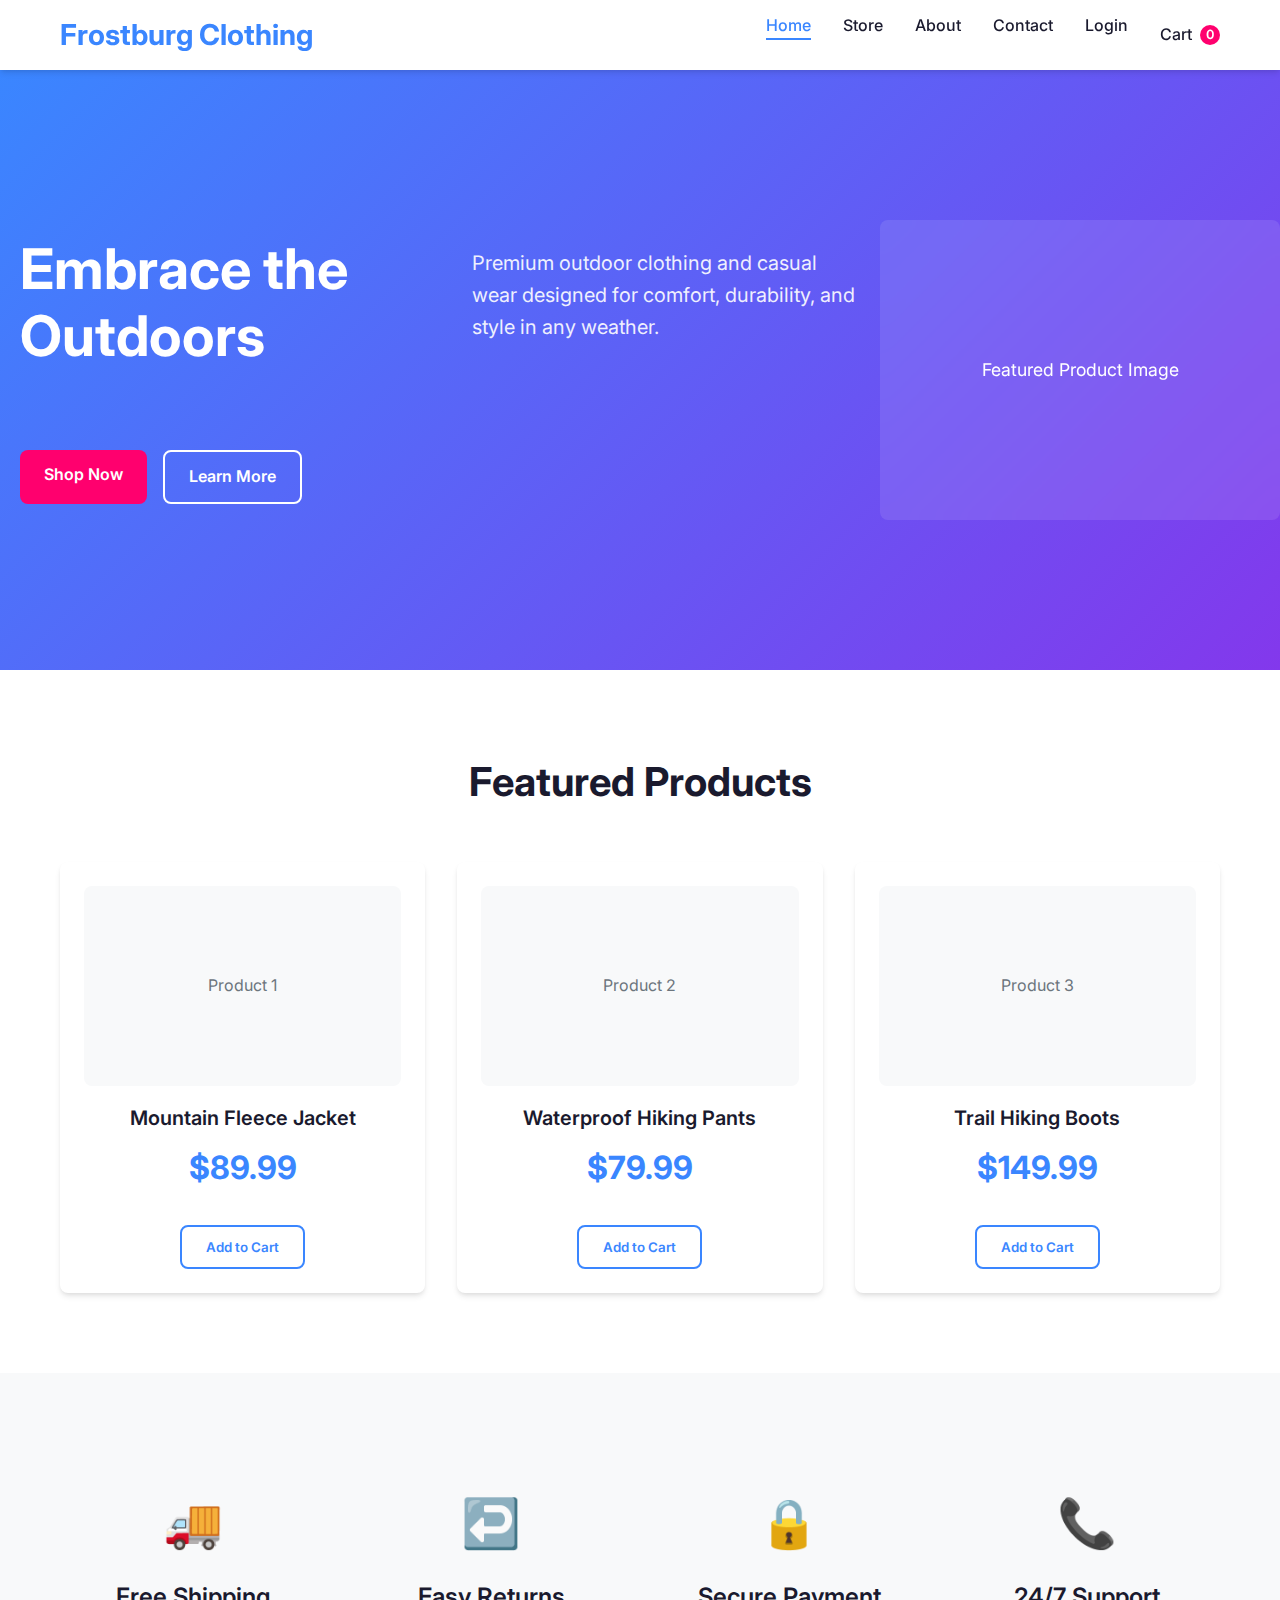
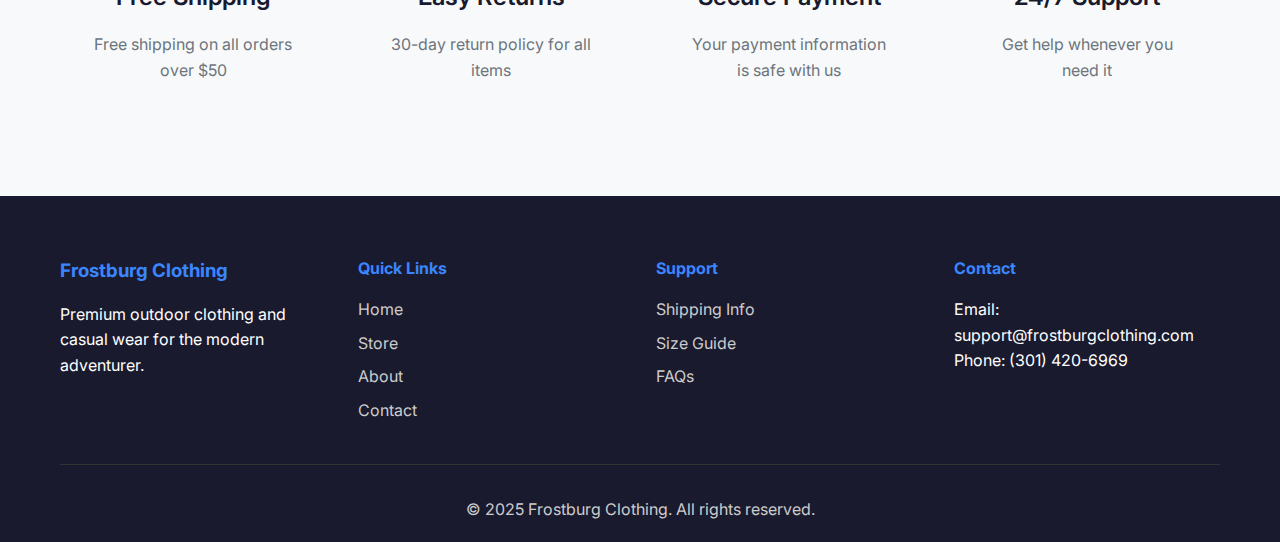
<file: index.html>
<!DOCTYPE html>
<html lang="en">
<head>
    <meta charset="UTF-8">
    <meta name="viewport" content="width=device-width, initial-scale=1.0">
    <title>Frostburg Clothing - Premium Outdoor & Casual Wear</title>
    <link rel="stylesheet" href="css/style.css">
    <link href="https://fonts.googleapis.com/css2?family=Inter:wght@300;400;500;600;700&display=swap" rel="stylesheet">
</head>
<body>
    <!-- Navigation -->
    <nav class="navbar">
        <div class="nav-container">
            <div class="nav-logo">
                <a href="index.html">Frostburg Clothing</a>
            </div>
            <ul class="nav-menu">
                <li class="nav-item">
                    <a href="index.html" class="nav-link active">Home</a>
                </li>
                <li class="nav-item">
                    <a href="store.html" class="nav-link">Store</a>
                </li>
                <li class="nav-item">
                    <a href="about.html" class="nav-link">About</a>
                </li>
                <li class="nav-item">
                    <a href="contact.html" class="nav-link">Contact</a>
                </li>
                <li class="nav-item">
                    <a href="login.html" class="nav-link">Login</a>
                </li>
                <li class="nav-item">
                    <a href="checkout.html" class="nav-link cart-icon">
                        Cart <span id="cart-count">0</span>
                    </a>
                </li>
            </ul>
            <div class="hamburger">
                <span class="bar"></span>
                <span class="bar"></span>
                <span class="bar"></span>
            </div>
        </div>
    </nav>

    <!-- Hero Section -->
    <section class="hero">
        <div class="hero-content">
            <h1 class="hero-title">Embrace the Outdoors</h1>
            <p class="hero-subtitle">Premium outdoor clothing and casual wear designed for comfort, durability, and style in any weather.</p>
            <div class="hero-buttons">
                <a href="store.html" class="btn btn-primary">Shop Now</a>
                <a href="about.html" class="btn btn-secondary">Learn More</a>
            </div>
        </div>
        <div class="hero-image">
            <div class="placeholder-image">Featured Product Image</div>
        </div>
    </section>

    <!-- Featured Products -->
    <section class="featured-products">
        <div class="container">
            <h2 class="section-title">Featured Products</h2>
            <div class="products-grid">
                <div class="product-card">
                    <a href="product.html?id=1" class="product-link">
                        <div class="product-image">Product 1</div>
                        <h3 class="product-name">Mountain Fleece Jacket</h3>
                        <p class="product-price">$89.99</p>
                    </a>
                    <button class="btn btn-outline add-to-cart" data-id="1" data-name="Mountain Fleece Jacket" data-price="89.99">Add to Cart</button>
                </div>
                <div class="product-card">
                    <a href="product.html?id=2" class="product-link">
                        <div class="product-image">Product 2</div>
                        <h3 class="product-name">Waterproof Hiking Pants</h3>
                        <p class="product-price">$79.99</p>
                    </a>
                    <button class="btn btn-outline add-to-cart" data-id="2" data-name="Waterproof Hiking Pants" data-price="79.99">Add to Cart</button>
                </div>
                <div class="product-card">
                    <a href="product.html?id=3" class="product-link">
                        <div class="product-image">Product 3</div>
                        <h3 class="product-name">Trail Hiking Boots</h3>
                        <p class="product-price">$149.99</p>
                    </a>
                    <button class="btn btn-outline add-to-cart" data-id="3" data-name="Trail Hiking Boots" data-price="149.99">Add to Cart</button>
                </div>
            </div>
        </div>
    </section>

    <!-- Features Section -->
    <section class="features">
        <div class="container">
            <div class="features-grid">
                <div class="feature">
                    <div class="feature-icon">🚚</div>
                    <h3>Free Shipping</h3>
                    <p>Free shipping on all orders over $50</p>
                </div>
                <div class="feature">
                    <div class="feature-icon">↩️</div>
                    <h3>Easy Returns</h3>
                    <p>30-day return policy for all items</p>
                </div>
                <div class="feature">
                    <div class="feature-icon">🔒</div>
                    <h3>Secure Payment</h3>
                    <p>Your payment information is safe with us</p>
                </div>
                <div class="feature">
                    <div class="feature-icon">📞</div>
                    <h3>24/7 Support</h3>
                    <p>Get help whenever you need it</p>
                </div>
            </div>
        </div>
    </section>

    <!-- Footer -->
    <footer class="footer">
        <div class="container">
            <div class="footer-content">
                <div class="footer-section">
                    <h3>Frostburg Clothing</h3>
                    <p>Premium outdoor clothing and casual wear for the modern adventurer.</p>
                </div>
                <div class="footer-section">
                    <h4>Quick Links</h4>
                    <ul>
                        <li><a href="index.html">Home</a></li>
                        <li><a href="store.html">Store</a></li>
                        <li><a href="about.html">About</a></li>
                        <li><a href="contact.html">Contact</a></li>
                    </ul>
                </div>
                <div class="footer-section">
                    <h4>Support</h4>
                    <ul>
                        <li><a href="#">Shipping Info</a></li>
                        <li><a href="#">Size Guide</a></li>
                        <li><a href="#">FAQs</a></li>
                    </ul>
                </div>
                <div class="footer-section">
                    <h4>Contact</h4>
                    <p>Email: support@frostburgclothing.com</p>
                    <p>Phone: (301) 420-6969</p>
                </div>
            </div>
            <div class="footer-bottom">
                <p>&copy; 2025 Frostburg Clothing. All rights reserved.</p>
            </div>
        </div>
    </footer>

    <script src="js/cart.js"></script>
    <script>
        // Mobile menu toggle
        const hamburger = document.querySelector('.hamburger');
        const navMenu = document.querySelector('.nav-menu');

        hamburger.addEventListener('click', () => {
            hamburger.classList.toggle('active');
            navMenu.classList.toggle('active');
        });

        // Add to cart functionality
        document.querySelectorAll('.add-to-cart').forEach(button => {
            button.addEventListener('click', function() {
                const id = this.dataset.id;
                const name = this.dataset.name;
                const price = parseFloat(this.dataset.price);
                
                addToCart(id, name, price);
                updateCartCount();
                
                // Show feedback
                this.textContent = 'Added!';
                setTimeout(() => {
                    this.textContent = 'Add to Cart';
                }, 2000);
            });
        });

        // Initialize cart count
        updateCartCount();
    </script>
</body>
</html>
</file>
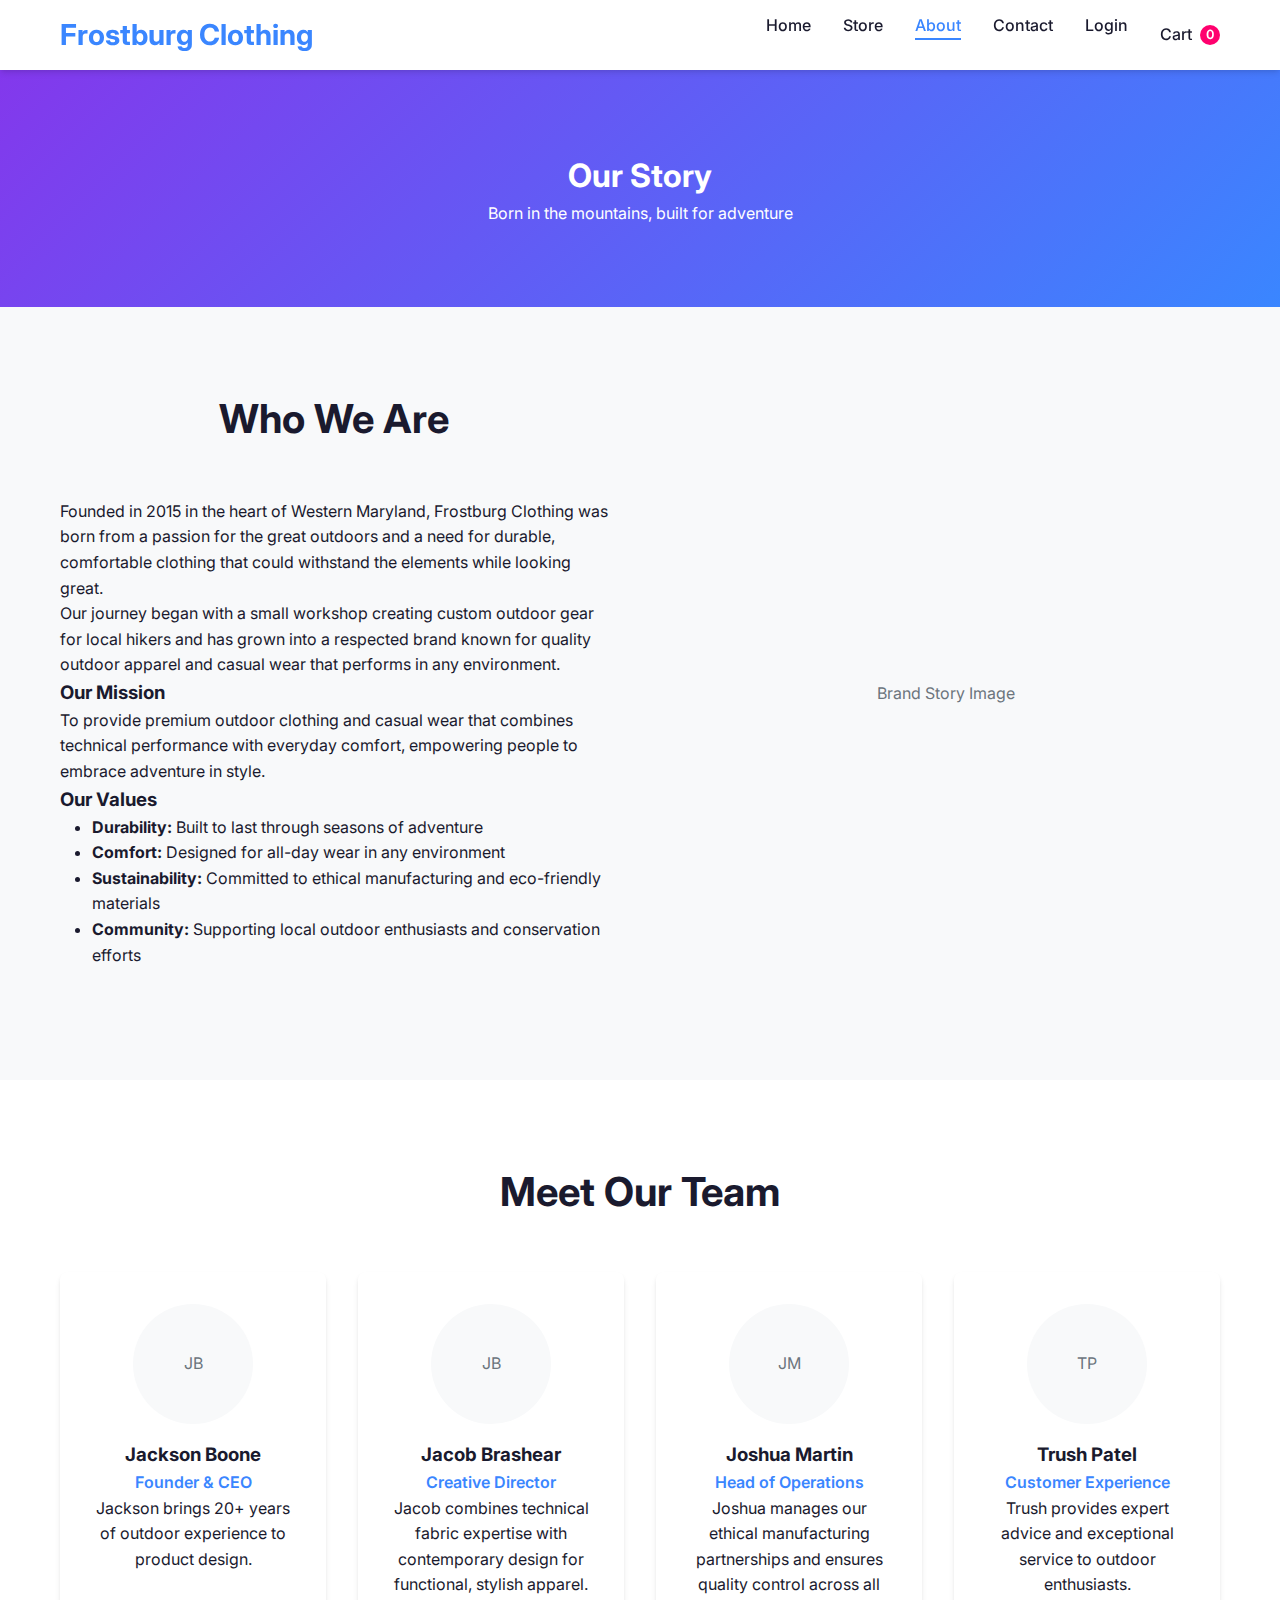
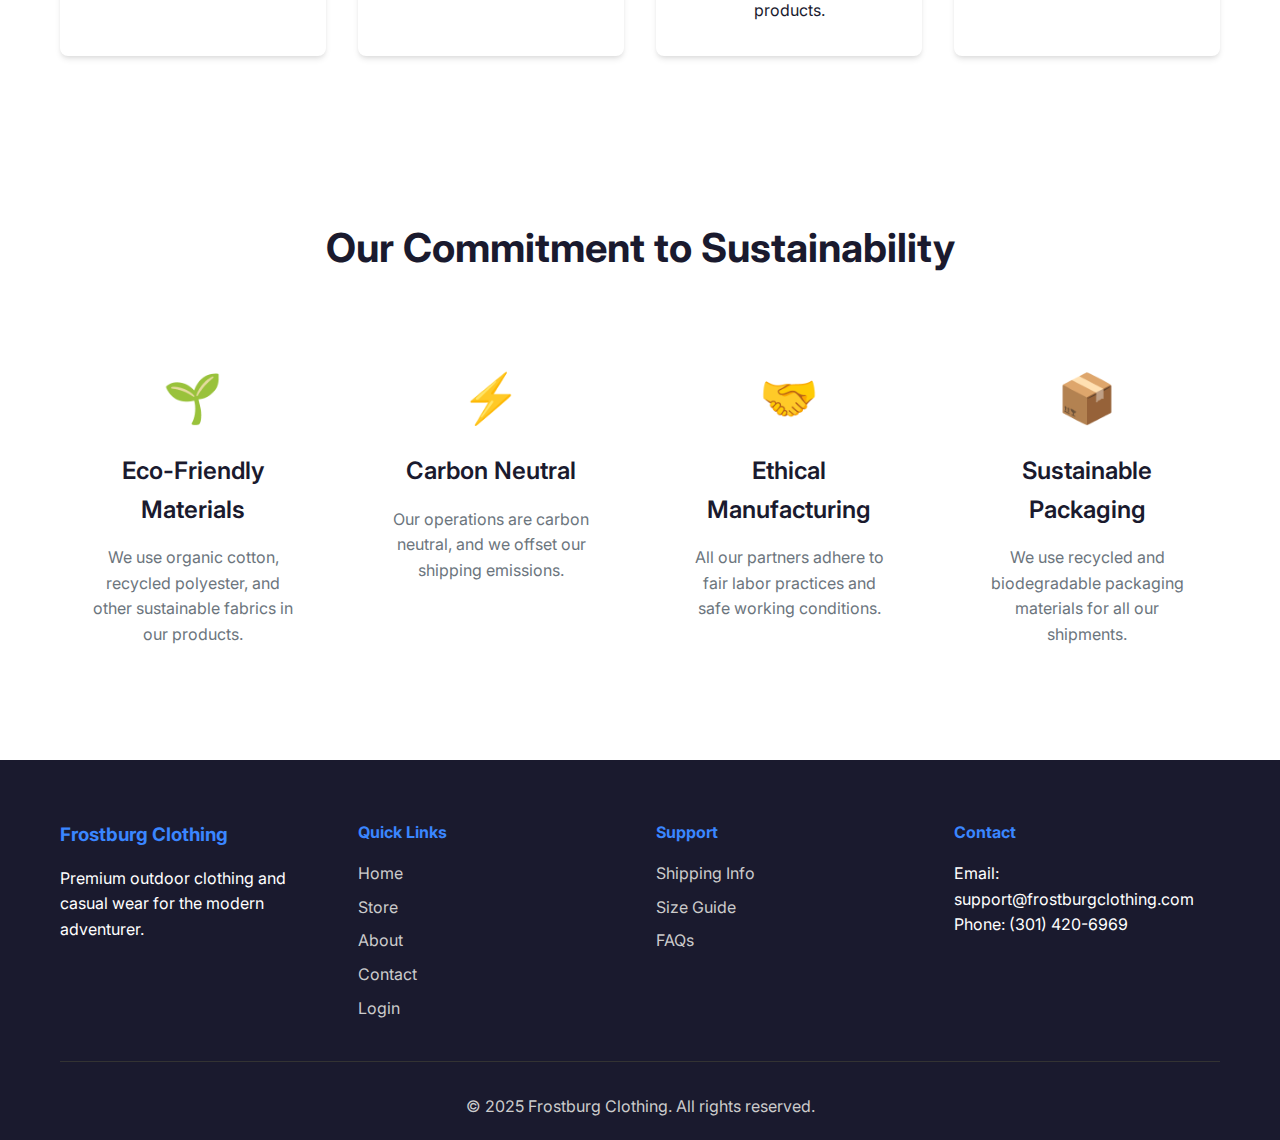
<file: about.html>
<!DOCTYPE html>
<html lang="en">
<head>
    <meta charset="UTF-8">
    <meta name="viewport" content="width=device-width, initial-scale=1.0">
    <title>About Us - Frostburg Clothing</title>
    <link rel="stylesheet" href="css/style.css">
    <link href="https://fonts.googleapis.com/css2?family=Inter:wght@300;400;500;600;700&display=swap" rel="stylesheet">
</head>
<body>
    <!-- Navigation -->
    <nav class="navbar">
        <div class="nav-container">
            <div class="nav-logo">
                <a href="index.html">Frostburg Clothing</a>
            </div>
            <ul class="nav-menu">
                <li class="nav-item">
                    <a href="index.html" class="nav-link">Home</a>
                </li>
                <li class="nav-item">
                    <a href="store.html" class="nav-link">Store</a>
                </li>
                <li class="nav-item">
                    <a href="about.html" class="nav-link active">About</a>
                </li>
                <li class="nav-item">
                    <a href="contact.html" class="nav-link">Contact</a>
                </li>
                <li class="nav-item">
                    <a href="login.html" class="nav-link">Login</a>
                </li>
                <li class="nav-item">
                    <a href="checkout.html" class="nav-link cart-icon">
                        Cart <span id="cart-count">0</span>
                    </a>
                </li>
            </ul>
            <div class="hamburger">
                <span class="bar"></span>
                <span class="bar"></span>
                <span class="bar"></span>
            </div>
        </div>
    </nav>

    <!-- About Hero -->
    <section class="about-hero">
        <div class="container">
            <h1>Our Story</h1>
            <p>Born in the mountains, built for adventure</p>
        </div>
    </section>

    <!-- About Content -->
    <section class="about-content">
        <div class="container">
            <div class="about-grid">
                <div>
                    <h2 class="section-title">Who We Are</h2>
                    <p>Founded in 2015 in the heart of Western Maryland, Frostburg Clothing was born from a passion for the great outdoors and a need for durable, comfortable clothing that could withstand the elements while looking great.</p>
                    
                    <p>Our journey began with a small workshop creating custom outdoor gear for local hikers and has grown into a respected brand known for quality outdoor apparel and casual wear that performs in any environment.</p>
                    
                    <h3>Our Mission</h3>
                    <p>To provide premium outdoor clothing and casual wear that combines technical performance with everyday comfort, empowering people to embrace adventure in style.</p>
                    
                    <h3>Our Values</h3>
                    <ul style="margin-left: 2rem; margin-bottom: 2rem;">
                        <li><strong>Durability:</strong> Built to last through seasons of adventure</li>
                        <li><strong>Comfort:</strong> Designed for all-day wear in any environment</li>
                        <li><strong>Sustainability:</strong> Committed to ethical manufacturing and eco-friendly materials</li>
                        <li><strong>Community:</strong> Supporting local outdoor enthusiasts and conservation efforts</li>
                    </ul>
                </div>
                <div class="about-image">
                    Brand Story Image
                </div>
            </div>
        </div>
    </section>

    <!-- Team Section -->
    <section class="features" style="background: white;">
        <div class="container">
            <h2 class="section-title">Meet Our Team</h2>
            <div class="team-grid">
                <div class="team-member">
                    <div class="team-image">JB</div>
                    <h3>Jackson Boone</h3>
                    <p style="color: var(--primary-color); font-weight: 600;">Founder & CEO</p>
                    <p>Jackson brings 20+ years of outdoor experience to product design.</p>
                </div>
                <div class="team-member">
                    <div class="team-image">JB</div>
                    <h3>Jacob Brashear</h3>
                    <p style="color: var(--primary-color); font-weight: 600;">Creative Director</p>
                    <p>Jacob combines technical fabric expertise with contemporary design for functional, stylish apparel.</p>
                </div>
                <div class="team-member">
                    <div class="team-image">JM</div>
                    <h3>Joshua Martin</h3>
                    <p style="color: var(--primary-color); font-weight: 600;">Head of Operations</p>
                    <p>Joshua manages our ethical manufacturing partnerships and ensures quality control across all products.</p>
                </div>
                <div class="team-member">
                    <div class="team-image">TP</div>
                    <h3>Trush Patel</h3>
                    <p style="color: var(--primary-color); font-weight: 600;">Customer Experience</p>
                    <p>Trush provides expert advice and exceptional service to outdoor enthusiasts.</p>
                </div>
            </div>
        </div>
    </section>

    <!-- Sustainability Section -->
    <section class="featured-products">
        <div class="container">
            <h2 class="section-title">Our Commitment to Sustainability</h2>
            <div class="features-grid">
                <div class="feature">
                    <div class="feature-icon">🌱</div>
                    <h3>Eco-Friendly Materials</h3>
                    <p>We use organic cotton, recycled polyester, and other sustainable fabrics in our products.</p>
                </div>
                <div class="feature">
                    <div class="feature-icon">⚡</div>
                    <h3>Carbon Neutral</h3>
                    <p>Our operations are carbon neutral, and we offset our shipping emissions.</p>
                </div>
                <div class="feature">
                    <div class="feature-icon">🤝</div>
                    <h3>Ethical Manufacturing</h3>
                    <p>All our partners adhere to fair labor practices and safe working conditions.</p>
                </div>
                <div class="feature">
                    <div class="feature-icon">📦</div>
                    <h3>Sustainable Packaging</h3>
                    <p>We use recycled and biodegradable packaging materials for all our shipments.</p>
                </div>
            </div>
        </div>
    </section>

    <!-- Footer -->
    <footer class="footer">
        <div class="container">
            <div class="footer-content">
                <div class="footer-section">
                    <h3>Frostburg Clothing</h3>
                    <p>Premium outdoor clothing and casual wear for the modern adventurer.</p>
                </div>
                <div class="footer-section">
                    <h4>Quick Links</h4>
                    <ul>
                        <li><a href="index.html">Home</a></li>
                        <li><a href="store.html">Store</a></li>
                        <li><a href="about.html">About</a></li>
                        <li><a href="contact.html">Contact</a></li>
                        <li><a href="login.html">Login</a></li>
                    </ul>
                </div>
                <div class="footer-section">
                    <h4>Support</h4>
                    <ul>
                        <li><a href="#">Shipping Info</a></li>
                        <li><a href="#">Size Guide</a></li>
                        <li><a href="#">FAQs</a></li>
                    </ul>
                </div>
                <div class="footer-section">
                    <h4>Contact</h4>
                    <p>Email: support@frostburgclothing.com</p>
                    <p>Phone: (301) 420-6969</p>
                </div>
            </div>
            <div class="footer-bottom">
                <p>&copy; 2025 Frostburg Clothing. All rights reserved.</p>
            </div>
        </div>
    </footer>

    <script src="js/cart.js"></script>
    <script>
        // Mobile menu toggle
        const hamburger = document.querySelector('.hamburger');
        const navMenu = document.querySelector('.nav-menu');

        hamburger.addEventListener('click', () => {
            hamburger.classList.toggle('active');
            navMenu.classList.toggle('active');
        });

        // Initialize cart count
        updateCartCount();
    </script>
</body>
</html>
</file>
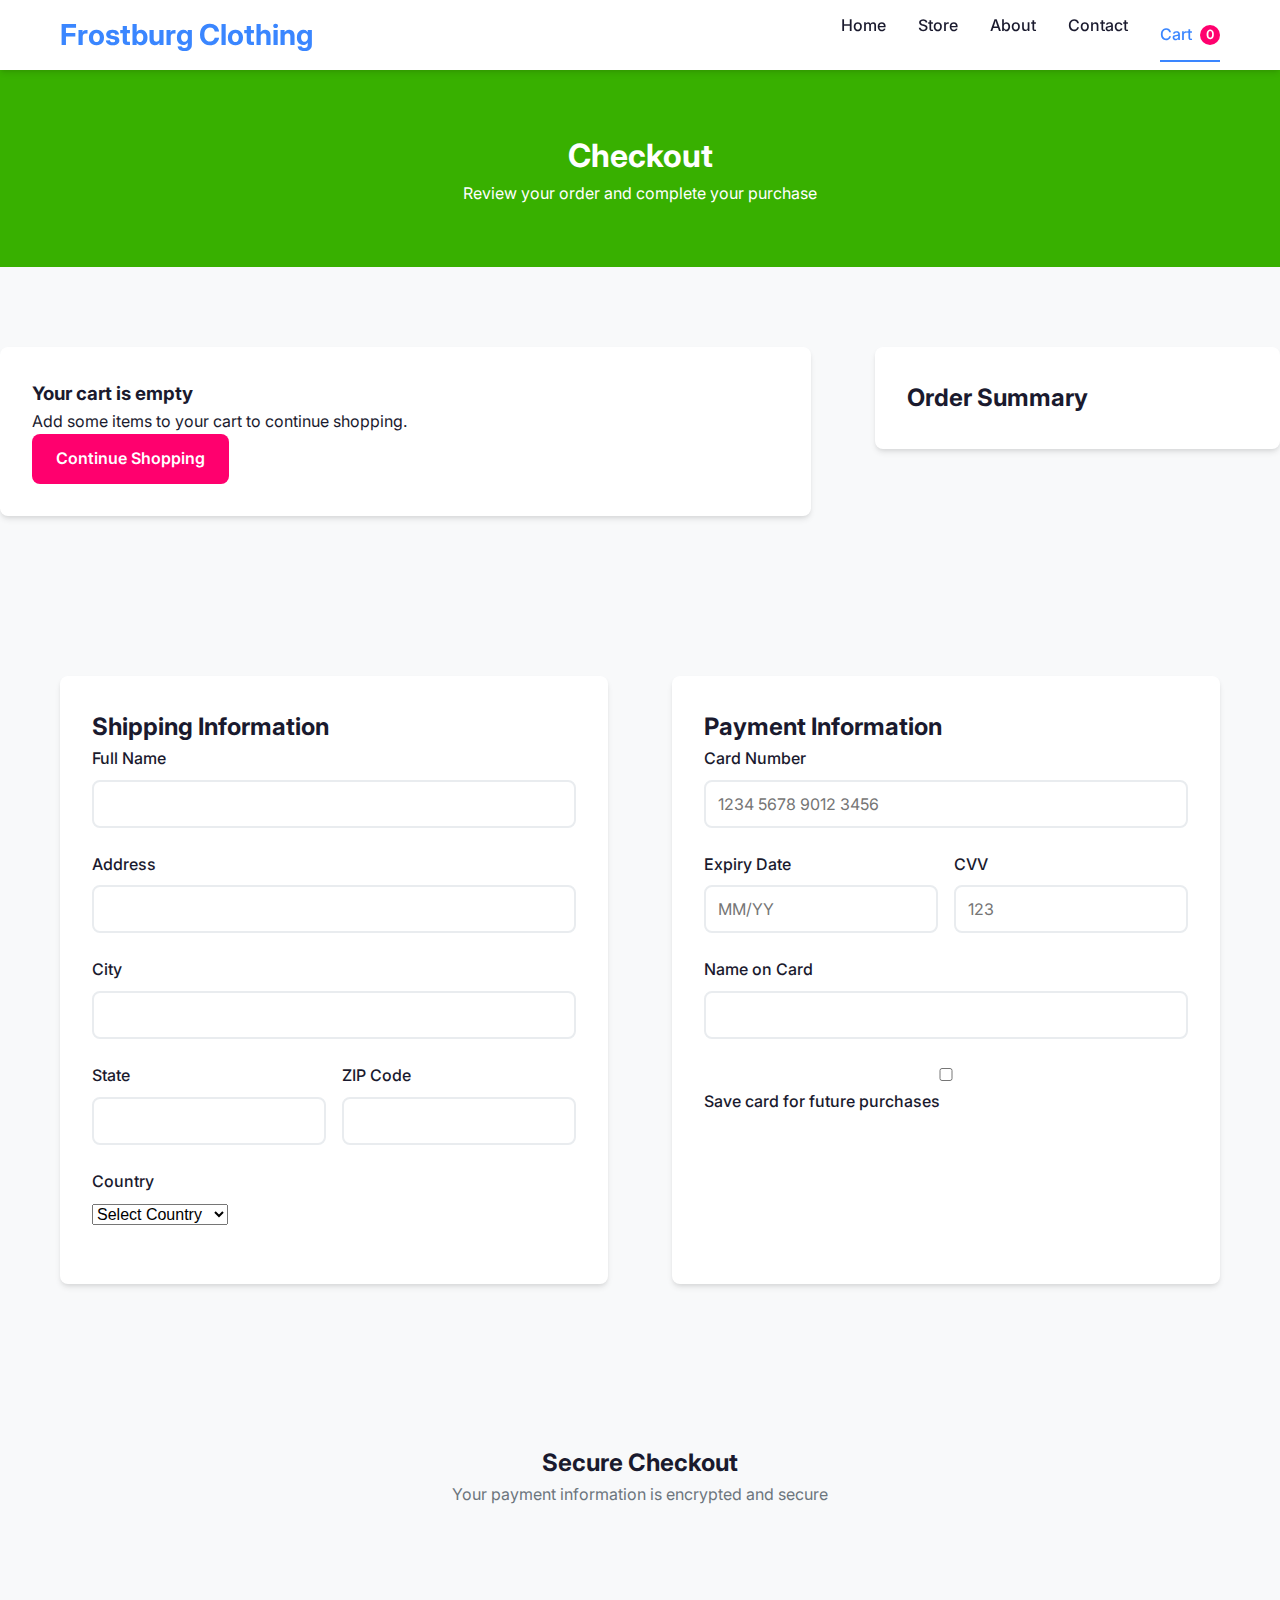
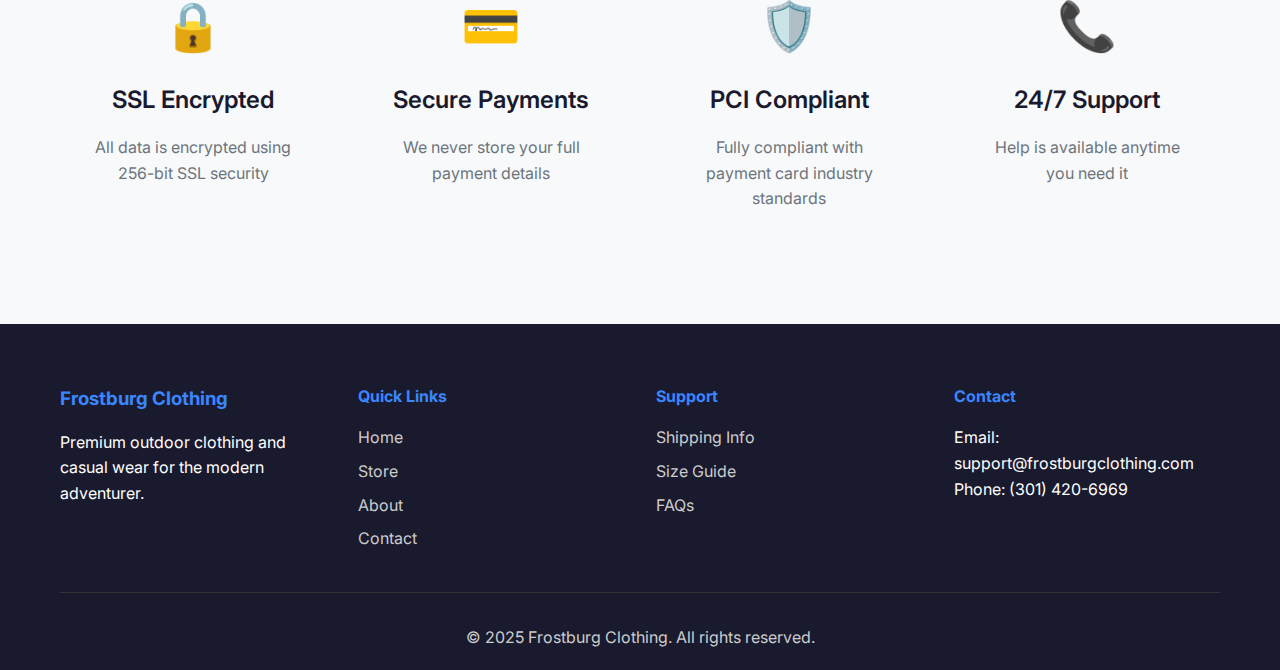
<file: checkout.html>
<!DOCTYPE html>
<html lang="en">
<head>
    <meta charset="UTF-8">
    <meta name="viewport" content="width=device-width, initial-scale=1.0">
    <title>Checkout - Frostburg Clothing</title>
    <link rel="stylesheet" href="css/style.css">
    <link href="https://fonts.googleapis.com/css2?family=Inter:wght@300;400;500;600;700&display=swap" rel="stylesheet">
</head>
<body>
    <!-- Navigation -->
    <nav class="navbar">
        <div class="nav-container">
            <div class="nav-logo">
                <a href="index.html">Frostburg Clothing</a>
            </div>
            <ul class="nav-menu">
                <li class="nav-item">
                    <a href="index.html" class="nav-link">Home</a>
                </li>
                <li class="nav-item">
                    <a href="store.html" class="nav-link">Store</a>
                </li>
                <li class="nav-item">
                    <a href="about.html" class="nav-link">About</a>
                </li>
                <li class="nav-item">
                    <a href="contact.html" class="nav-link">Contact</a>
                </li>
                <li class="nav-item">
                    <a href="checkout.html" class="nav-link cart-icon active">
                        Cart <span id="cart-count">0</span>
                    </a>
                </li>
            </ul>
            <div class="hamburger">
                <span class="bar"></span>
                <span class="bar"></span>
                <span class="bar"></span>
            </div>
        </div>
    </nav>

    <!-- Checkout Hero -->
    <section class="checkout-hero">
        <div class="container">
            <h1>Checkout</h1>
            <p>Review your order and complete your purchase</p>
        </div>
    </section>

    <!-- Checkout Content -->
    <section class="checkout-content">
        <!-- Cart Items -->
        <div class="cart-items" id="cart-items">
            <!-- Cart items will be dynamically loaded -->
        </div>

        <!-- Order Summary -->
        <div class="order-summary">
            <h2>Order Summary</h2>
            <div id="order-summary">
                <!-- Order summary will be dynamically loaded -->
            </div>
        </div>
    </section>

    <!-- Shipping & Payment Info -->
    <section class="featured-products" style="background: #f8f9fa;">
        <div class="container">
            <div class="contact-grid">
                <!-- Shipping Information -->
                <div class="contact-form">
                    <h2>Shipping Information</h2>
                    <form id="shipping-form">
                        <div class="form-group">
                            <label for="full-name">Full Name</label>
                            <input type="text" id="full-name" name="full-name" required>
                        </div>
                        <div class="form-group">
                            <label for="address">Address</label>
                            <input type="text" id="address" name="address" required>
                        </div>
                        <div class="form-group">
                            <label for="city">City</label>
                            <input type="text" id="city" name="city" required>
                        </div>
                        <div class="form-group" style="display: grid; grid-template-columns: 1fr 1fr; gap: 1rem;">
                            <div>
                                <label for="state">State</label>
                                <input type="text" id="state" name="state" required>
                            </div>
                            <div>
                                <label for="zip">ZIP Code</label>
                                <input type="text" id="zip" name="zip" required>
                            </div>
                        </div>
                        <div class="form-group">
                            <label for="country">Country</label>
                            <select id="country" name="country" required>
                                <option value="">Select Country</option>
                                <option value="US">United States</option>
                                <option value="CA">Canada</option>
                                <option value="UK">United Kingdom</option>
                                <option value="AU">Australia</option>
                            </select>
                        </div>
                    </form>
                </div>

                <!-- Payment Information -->
                <div class="contact-form">
                    <h2>Payment Information</h2>
                    <form id="payment-form">
                        <div class="form-group">
                            <label for="card-number">Card Number</label>
                            <input type="text" id="card-number" name="card-number" placeholder="1234 5678 9012 3456" required>
                        </div>
                        <div class="form-group" style="display: grid; grid-template-columns: 1fr 1fr; gap: 1rem;">
                            <div>
                                <label for="expiry">Expiry Date</label>
                                <input type="text" id="expiry" name="expiry" placeholder="MM/YY" required>
                            </div>
                            <div>
                                <label for="cvv">CVV</label>
                                <input type="text" id="cvv" name="cvv" placeholder="123" required>
                            </div>
                        </div>
                        <div class="form-group">
                            <label for="card-name">Name on Card</label>
                            <input type="text" id="card-name" name="card-name" required>
                        </div>
                        <div class="form-group">
                            <label>
                                <input type="checkbox" name="save-card" id="save-card">
                                Save card for future purchases
                            </label>
                        </div>
                    </form>
                </div>
            </div>
        </div>
    </section>

    <!-- Security & Trust Badges -->
    <section class="features">
        <div class="container">
            <div style="text-align: center; margin-bottom: 3rem;">
                <h2>Secure Checkout</h2>
                <p style="color: var(--gray-color);">Your payment information is encrypted and secure</p>
            </div>
            <div class="features-grid">
                <div class="feature">
                    <div class="feature-icon">🔒</div>
                    <h3>SSL Encrypted</h3>
                    <p>All data is encrypted using 256-bit SSL security</p>
                </div>
                <div class="feature">
                    <div class="feature-icon">💳</div>
                    <h3>Secure Payments</h3>
                    <p>We never store your full payment details</p>
                </div>
                <div class="feature">
                    <div class="feature-icon">🛡️</div>
                    <h3>PCI Compliant</h3>
                    <p>Fully compliant with payment card industry standards</p>
                </div>
                <div class="feature">
                    <div class="feature-icon">📞</div>
                    <h3>24/7 Support</h3>
                    <p>Help is available anytime you need it</p>
                </div>
            </div>
        </div>
    </section>

    <!-- Footer -->
    <footer class="footer">
        <div class="container">
            <div class="footer-content">
                <div class="footer-section">
                    <h3>Frostburg Clothing</h3>
                    <p>Premium outdoor clothing and casual wear for the modern adventurer.</p>
                </div>
                <div class="footer-section">
                    <h4>Quick Links</h4>
                    <ul>
                        <li><a href="index.html">Home</a></li>
                        <li><a href="store.html">Store</a></li>
                        <li><a href="about.html">About</a></li>
                        <li><a href="contact.html">Contact</a></li>
                    </ul>
                </div>
                <div class="footer-section">
                    <h4>Support</h4>
                    <ul>
                        <li><a href="#">Shipping Info</a></li>
                        <li><a href="#">Size Guide</a></li>
                        <li><a href="#">FAQs</a></li>
                    </ul>
                </div>
                <div class="footer-section">
                    <h4>Contact</h4>
                    <p>Email: support@frostburgclothing.com</p>
                    <p>Phone: (301) 420-6969</p>
                </div>
            </div>
            <div class="footer-bottom">
                <p>&copy; 2025 Frostburg Clothing. All rights reserved.</p>
            </div>
        </div>
    </footer>

    <script src="js/cart.js"></script>
    <script>
        // Mobile menu toggle
        const hamburger = document.querySelector('.hamburger');
        const navMenu = document.querySelector('.nav-menu');

        hamburger.addEventListener('click', () => {
            hamburger.classList.toggle('active');
            navMenu.classList.toggle('active');
        });

        // Initialize checkout page
        document.addEventListener('DOMContentLoaded', function() {
            cart.renderCheckoutPage();
            
            // Add form validation for checkout
            const shippingForm = document.getElementById('shipping-form');
            const paymentForm = document.getElementById('payment-form');

            if (shippingForm && paymentForm) {
                // Combine both forms for submission
                const placeOrderBtn = document.querySelector('.order-summary .btn');
                if (placeOrderBtn) {
                    placeOrderBtn.addEventListener('click', function(e) {
                        e.preventDefault();
                        
                        // Validate forms
                        const isShippingValid = validateForm(shippingForm);
                        const isPaymentValid = validateForm(paymentForm);
                        
                        if (isShippingValid && isPaymentValid) {
                            placeOrder();
                        } else {
                            showNotification('Please fill in all required fields correctly.', 'error');
                        }
                    });
                }
            }
        });

        // Form validation function
        function validateForm(form) {
            const inputs = form.querySelectorAll('input[required], select[required]');
            let isValid = true;
            
            inputs.forEach(input => {
                if (!input.value.trim()) {
                    isValid = false;
                    input.style.borderColor = 'var(--danger-color)';
                } else {
                    input.style.borderColor = '#e9ecef';
                }
            });
            
            return isValid;
        }

        function showNotification(message, type = 'success') {
            // Create notification element
            const notification = document.createElement('div');
            notification.style.cssText = `
                position: fixed;
                top: 20px;
                right: 20px;
                background: ${type === 'error' ? 'var(--danger-color)' : 'var(--success-color)'};
                color: white;
                padding: 12px 20px;
                border-radius: var(--border-radius);
                box-shadow: var(--box-shadow);
                z-index: 10000;
                transform: translateX(100%);
                transition: transform 0.3s ease;
            `;
            notification.textContent = message;
            
            document.body.appendChild(notification);
            
            // Animate in
            setTimeout(() => {
                notification.style.transform = 'translateX(0)';
            }, 100);
            
            // Animate out and remove
            setTimeout(() => {
                notification.style.transform = 'translateX(100%)';
                setTimeout(() => {
                    document.body.removeChild(notification);
                }, 300);
            }, 3000);
        }

        // Initialize cart count
        updateCartCount();
    </script>
</body>
</html>
</file>
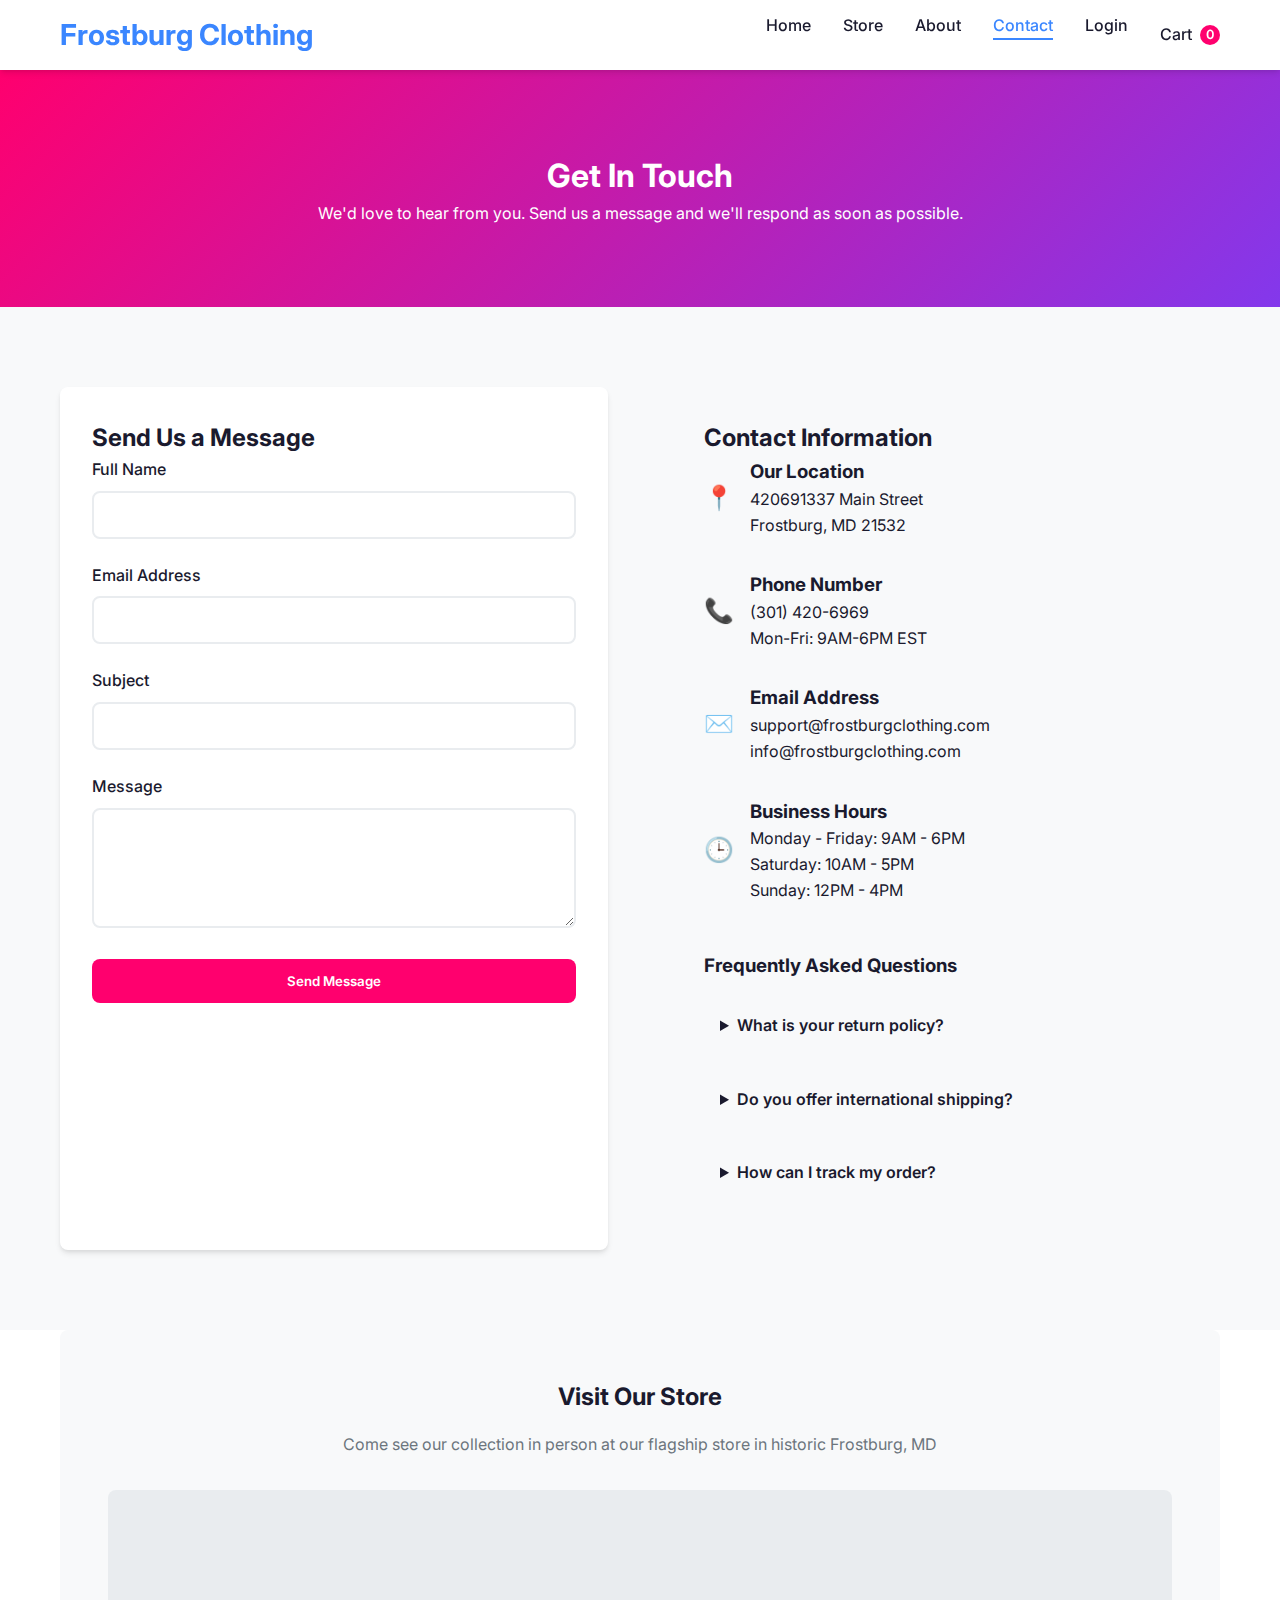
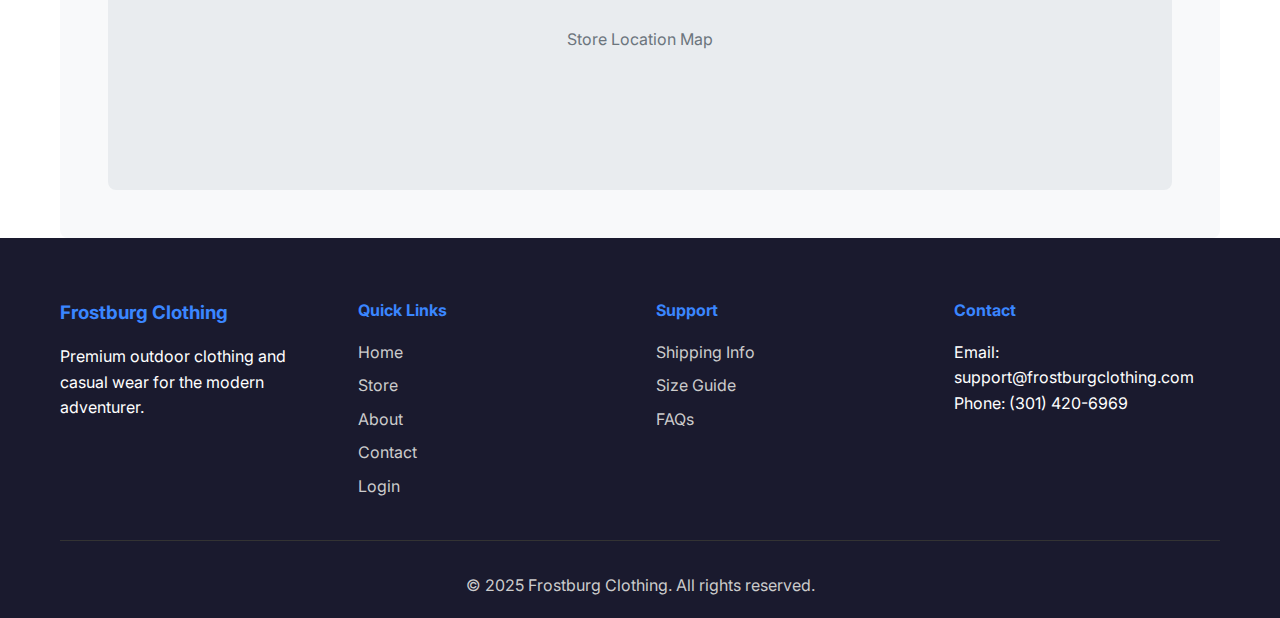
<file: contact.html>
<!DOCTYPE html>
<html lang="en">
<head>
    <meta charset="UTF-8">
    <meta name="viewport" content="width=device-width, initial-scale=1.0">
    <title>Contact Us - Frostburg Clothing</title>
    <link rel="stylesheet" href="css/style.css">
    <link href="https://fonts.googleapis.com/css2?family=Inter:wght@300;400;500;600;700&display=swap" rel="stylesheet">
</head>
<body>
    <!-- Navigation -->
    <nav class="navbar">
        <div class="nav-container">
            <div class="nav-logo">
                <a href="index.html">Frostburg Clothing</a>
            </div>
            <ul class="nav-menu">
                <li class="nav-item">
                    <a href="index.html" class="nav-link">Home</a>
                </li>
                <li class="nav-item">
                    <a href="store.html" class="nav-link">Store</a>
                </li>
                <li class="nav-item">
                    <a href="about.html" class="nav-link">About</a>
                </li>
                <li class="nav-item">
                    <a href="contact.html" class="nav-link active">Contact</a>
                </li>
                <li class="nav-item">
                    <a href="login.html" class="nav-link">Login</a>
                </li>
                <li class="nav-item">
                    <a href="checkout.html" class="nav-link cart-icon">
                        Cart <span id="cart-count">0</span>
                    </a>
                </li>
            </ul>
            <div class="hamburger">
                <span class="bar"></span>
                <span class="bar"></span>
                <span class="bar"></span>
            </div>
        </div>
    </nav>

    <!-- Contact Hero -->
    <section class="contact-hero">
        <div class="container">
            <h1>Get In Touch</h1>
            <p>We'd love to hear from you. Send us a message and we'll respond as soon as possible.</p>
        </div>
    </section>

    <!-- Contact Content -->
    <section class="contact-content">
        <div class="container">
            <div class="contact-grid">
                <!-- Contact Form -->
                <div class="contact-form">
                    <h2>Send Us a Message</h2>
                    <form id="contact-form">
                        <div class="form-group">
                            <label for="name">Full Name</label>
                            <input type="text" id="name" name="name" required>
                        </div>
                        <div class="form-group">
                            <label for="email">Email Address</label>
                            <input type="email" id="email" name="email" required>
                        </div>
                        <div class="form-group">
                            <label for="subject">Subject</label>
                            <input type="text" id="subject" name="subject" required>
                        </div>
                        <div class="form-group">
                            <label for="message">Message</label>
                            <textarea id="message" name="message" required></textarea>
                        </div>
                        <button type="submit" class="btn btn-primary" style="width: 100%;">
                            Send Message
                        </button>
                    </form>
                </div>

                <!-- Contact Information -->
                <div class="contact-info">
                    <h2>Contact Information</h2>
                    <div class="info-item">
                        <div class="info-icon">📍</div>
                        <div>
                    <h3>Our Location</h3>
                    <p>420691337 Main Street<br>Frostburg, MD 21532</p>
                        </div>
                    </div>
                    <div class="info-item">
                        <div class="info-icon">📞</div>
                        <div>
                    <h3>Phone Number</h3>
                    <p>(301) 420-6969<br>Mon-Fri: 9AM-6PM EST</p>
                        </div>
                    </div>
                    <div class="info-item">
                        <div class="info-icon">✉️</div>
                        <div>
                    <h3>Email Address</h3>
                    <p>support@frostburgclothing.com<br>info@frostburgclothing.com</p>
                        </div>
                    </div>
                    <div class="info-item">
                        <div class="info-icon">🕒</div>
                        <div>
                    <h3>Business Hours</h3>
                    <p>Monday - Friday: 9AM - 6PM<br>Saturday: 10AM - 5PM<br>Sunday: 12PM - 4PM</p>
                        </div>
                    </div>

                    <!-- FAQ Section -->
                    <div style="margin-top: 3rem;">
                        <h3>Frequently Asked Questions</h3>
                        <div style="margin-top: 1rem;">
                            <details style="margin-bottom: 1rem; padding: 1rem; background: #f8f9fa; border-radius: var(--border-radius);">
                                <summary style="font-weight: 600; cursor: pointer;">What is your return policy?</summary>
                                <p style="margin-top: 0.5rem;">We offer a 30-day return policy for all items in original condition with tags attached.</p>
                            </details>
                            <details style="margin-bottom: 1rem; padding: 1rem; background: #f8f9fa; border-radius: var(--border-radius);">
                                <summary style="font-weight: 600; cursor: pointer;">Do you offer international shipping?</summary>
                                <p style="margin-top: 0.5rem;">Yes, we ship to over 50 countries worldwide. Shipping costs and delivery times vary by location.</p>
                            </details>
                            <details style="margin-bottom: 1rem; padding: 1rem; background: #f8f9fa; border-radius: var(--border-radius);">
                                <summary style="font-weight: 600; cursor: pointer;">How can I track my order?</summary>
                                <p style="margin-top: 0.5rem;">You'll receive a tracking number via email once your order ships. You can also track it from your account.</p>
                            </details>
                        </div>
                    </div>
                </div>
            </div>
        </div>
    </section>

    <!-- Map Section -->
    <section class="features" style="background: white; padding: 0;">
        <div class="container">
            <div style="background: #f8f9fa; border-radius: var(--border-radius); padding: 3rem; text-align: center;">
                    <h2 style="margin-bottom: 1rem;">Visit Our Store</h2>
                    <p style="margin-bottom: 2rem; color: var(--gray-color);">Come see our collection in person at our flagship store in historic Frostburg, MD</p>
                <div style="background: #e9ecef; height: 300px; border-radius: var(--border-radius); display: flex; align-items: center; justify-content: center; color: var(--gray-color);">
                    Store Location Map
                </div>
            </div>
        </div>
    </section>

    <!-- Footer -->
    <footer class="footer">
        <div class="container">
            <div class="footer-content">
                <div class="footer-section">
                    <h3>Frostburg Clothing</h3>
                    <p>Premium outdoor clothing and casual wear for the modern adventurer.</p>
                </div>
                <div class="footer-section">
                    <h4>Quick Links</h4>
                    <ul>
                        <li><a href="index.html">Home</a></li>
                        <li><a href="store.html">Store</a></li>
                        <li><a href="about.html">About</a></li>
                        <li><a href="contact.html">Contact</a></li>
                        <li><a href="login.html">Login</a></li>
                    </ul>
                </div>
                <div class="footer-section">
                    <h4>Support</h4>
                    <ul>
                        <li><a href="#">Shipping Info</a></li>
                        <li><a href="#">Size Guide</a></li>
                        <li><a href="#">FAQs</a></li>
                    </ul>
                </div>
                <div class="footer-section">
                    <h4>Contact</h4>
                    <p>Email: support@frostburgclothing.com</p>
                    <p>Phone: (301) 420-6969</p>
                </div>
            </div>
            <div class="footer-bottom">
                <p>&copy; 2025 Frostburg Clothing. All rights reserved.</p>
            </div>
        </div>
    </footer>

    <script src="js/cart.js"></script>
    <script>
        // Mobile menu toggle
        const hamburger = document.querySelector('.hamburger');
        const navMenu = document.querySelector('.nav-menu');

        hamburger.addEventListener('click', () => {
            hamburger.classList.toggle('active');
            navMenu.classList.toggle('active');
        });

        // Contact form handling
        document.getElementById('contact-form').addEventListener('submit', function(e) {
            e.preventDefault();
            
            // Get form data
            const formData = new FormData(this);
            const name = formData.get('name');
            const email = formData.get('email');
            const subject = formData.get('subject');
            const message = formData.get('message');
            
            // Simulate form submission
            console.log('Form submitted:', { name, email, subject, message });
            
            // Show success message
            showNotification('Message sent successfully! We\'ll get back to you soon.');
            
            // Reset form
            this.reset();
        });

        // Initialize cart count
        updateCartCount();

        function showNotification(message) {
            // Create notification element
            const notification = document.createElement('div');
            notification.style.cssText = `
                position: fixed;
                top: 20px;
                right: 20px;
                background: var(--success-color);
                color: white;
                padding: 12px 20px;
                border-radius: var(--border-radius);
                box-shadow: var(--box-shadow);
                z-index: 10000;
                transform: translateX(100%);
                transition: transform 0.3s ease;
            `;
            notification.textContent = message;
            
            document.body.appendChild(notification);
            
            // Animate in
            setTimeout(() => {
                notification.style.transform = 'translateX(0)';
            }, 100);
            
            // Animate out and remove
            setTimeout(() => {
                notification.style.transform = 'translateX(100%)';
                setTimeout(() => {
                    document.body.removeChild(notification);
                }, 300);
            }, 3000);
        }
    </script>
</body>
</html>
</file>
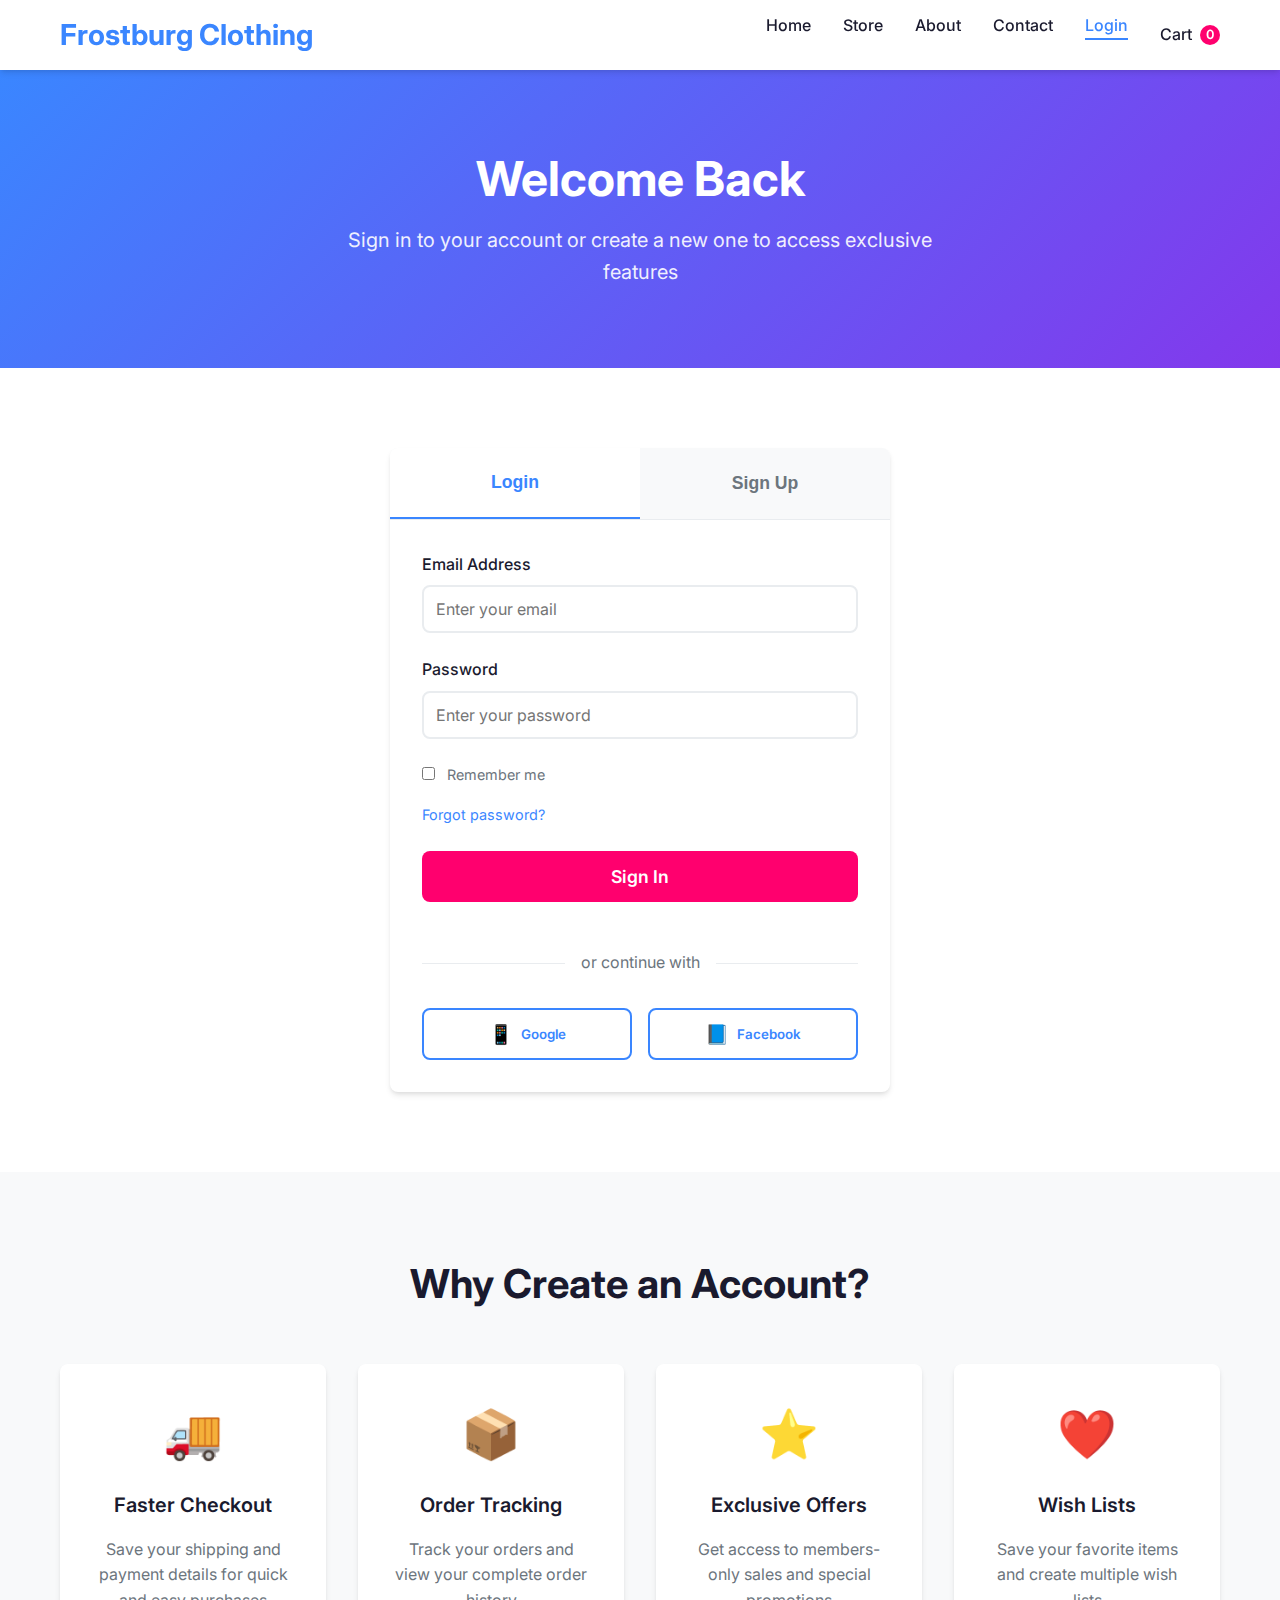
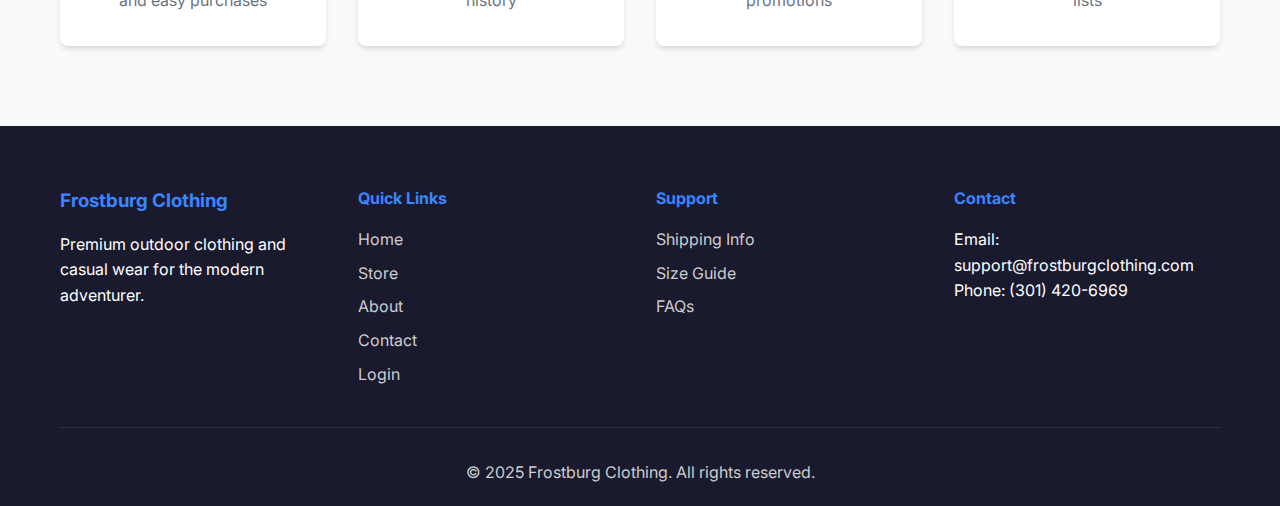
<file: login.html>
<!DOCTYPE html>
<html lang="en">
<head>
    <meta charset="UTF-8">
    <meta name="viewport" content="width=device-width, initial-scale=1.0">
    <title>Login / Sign Up - Frostburg Clothing</title>
    <link rel="stylesheet" href="css/style.css">
    <link href="https://fonts.googleapis.com/css2?family=Inter:wght@300;400;500;600;700&display=swap" rel="stylesheet">
</head>
<body>
    <!-- Navigation -->
    <nav class="navbar">
        <div class="nav-container">
            <div class="nav-logo">
                <a href="index.html">Frostburg Clothing</a>
            </div>
            <ul class="nav-menu">
                <li class="nav-item">
                    <a href="index.html" class="nav-link">Home</a>
                </li>
                <li class="nav-item">
                    <a href="store.html" class="nav-link">Store</a>
                </li>
                <li class="nav-item">
                    <a href="about.html" class="nav-link">About</a>
                </li>
                <li class="nav-item">
                    <a href="contact.html" class="nav-link">Contact</a>
                </li>
                <li class="nav-item">
                    <a href="login.html" class="nav-link active">Login</a>
                </li>
                <li class="nav-item">
                    <a href="checkout.html" class="nav-link cart-icon">
                        Cart <span id="cart-count">0</span>
                    </a>
                </li>
            </ul>
            <div class="hamburger">
                <span class="bar"></span>
                <span class="bar"></span>
                <span class="bar"></span>
            </div>
        </div>
    </nav>

    <!-- Login/Signup Hero Section -->
    <section class="login-hero">
        <div class="container">
            <h1 class="hero-title">Welcome Back</h1>
            <p class="hero-subtitle">Sign in to your account or create a new one to access exclusive features</p>
        </div>
    </section>

    <!-- Login/Signup Form Section -->
    <section class="auth-section">
        <div class="container">
            <div class="auth-container">
                <div class="auth-tabs">
                    <button class="auth-tab active" data-tab="login">Login</button>
                    <button class="auth-tab" data-tab="signup">Sign Up</button>
                </div>

                <!-- Login Form -->
                <div class="auth-form active" id="login-form">
                    <form class="login-form">
                        <div class="form-group">
                            <label for="login-email">Email Address</label>
                            <input type="email" id="login-email" name="email" placeholder="Enter your email" required>
                        </div>
                        <div class="form-group">
                            <label for="login-password">Password</label>
                            <input type="password" id="login-password" name="password" placeholder="Enter your password" required>
                        </div>
                        <div class="form-options">
                            <label class="checkbox-label">
                                <input type="checkbox" name="remember">
                                <span class="checkmark"></span>
                                Remember me
                            </label>
                            <a href="#" class="forgot-password">Forgot password?</a>
                        </div>
                        <button type="submit" class="btn btn-primary btn-full">Sign In</button>
                    </form>
                    <div class="auth-divider">
                        <span>or continue with</span>
                    </div>
                    <div class="social-login">
                        <button type="button" class="btn btn-outline btn-social">
                            <span class="social-icon">📱</span>
                            Google
                        </button>
                        <button type="button" class="btn btn-outline btn-social">
                            <span class="social-icon">📘</span>
                            Facebook
                        </button>
                    </div>
                </div>

                <!-- Signup Form -->
                <div class="auth-form" id="signup-form">
                    <form class="signup-form">
                        <div class="form-row">
                            <div class="form-group">
                                <label for="signup-firstname">First Name</label>
                                <input type="text" id="signup-firstname" name="firstname" placeholder="Enter your first name" required>
                            </div>
                            <div class="form-group">
                                <label for="signup-lastname">Last Name</label>
                                <input type="text" id="signup-lastname" name="lastname" placeholder="Enter your last name" required>
                            </div>
                        </div>
                        <div class="form-group">
                            <label for="signup-email">Email Address</label>
                            <input type="email" id="signup-email" name="email" placeholder="Enter your email" required>
                        </div>
                        <div class="form-group">
                            <label for="signup-password">Password</label>
                            <input type="password" id="signup-password" name="password" placeholder="Create a password" required>
                            <div class="password-strength">
                                <div class="strength-bar">
                                    <div class="strength-fill" data-strength="0"></div>
                                </div>
                                <span class="strength-text">Password strength</span>
                            </div>
                        </div>
                        <div class="form-group">
                            <label for="signup-confirm-password">Confirm Password</label>
                            <input type="password" id="signup-confirm-password" name="confirm-password" placeholder="Confirm your password" required>
                        </div>
                        <div class="form-options">
                            <label class="checkbox-label">
                                <input type="checkbox" name="newsletter">
                                <span class="checkmark"></span>
                                Send me updates about new products and promotions
                            </label>
                            <label class="checkbox-label">
                                <input type="checkbox" name="terms" required>
                                <span class="checkmark"></span>
                                I agree to the <a href="#" class="link">Terms of Service</a> and <a href="#" class="link">Privacy Policy</a>
                            </label>
                        </div>
                        <button type="submit" class="btn btn-primary btn-full">Create Account</button>
                    </form>
                </div>
            </div>
        </div>
    </section>

    <!-- Benefits Section -->
    <section class="auth-benefits">
        <div class="container">
            <h2 class="section-title">Why Create an Account?</h2>
            <div class="benefits-grid">
                <div class="benefit">
                    <div class="benefit-icon">🚚</div>
                    <h3>Faster Checkout</h3>
                    <p>Save your shipping and payment details for quick and easy purchases</p>
                </div>
                <div class="benefit">
                    <div class="benefit-icon">📦</div>
                    <h3>Order Tracking</h3>
                    <p>Track your orders and view your complete order history</p>
                </div>
                <div class="benefit">
                    <div class="benefit-icon">⭐</div>
                    <h3>Exclusive Offers</h3>
                    <p>Get access to members-only sales and special promotions</p>
                </div>
                <div class="benefit">
                    <div class="benefit-icon">❤️</div>
                    <h3>Wish Lists</h3>
                    <p>Save your favorite items and create multiple wish lists</p>
                </div>
            </div>
        </div>
    </section>

    <!-- Footer -->
    <footer class="footer">
        <div class="container">
            <div class="footer-content">
                <div class="footer-section">
                    <h3>Frostburg Clothing</h3>
                    <p>Premium outdoor clothing and casual wear for the modern adventurer.</p>
                </div>
                <div class="footer-section">
                    <h4>Quick Links</h4>
                    <ul>
                        <li><a href="index.html">Home</a></li>
                        <li><a href="store.html">Store</a></li>
                        <li><a href="about.html">About</a></li>
                        <li><a href="contact.html">Contact</a></li>
                        <li><a href="login.html">Login</a></li>
                    </ul>
                </div>
                <div class="footer-section">
                    <h4>Support</h4>
                    <ul>
                        <li><a href="#">Shipping Info</a></li>
                        <li><a href="#">Size Guide</a></li>
                        <li><a href="#">FAQs</a></li>
                    </ul>
                </div>
                <div class="footer-section">
                    <h4>Contact</h4>
                    <p>Email: support@frostburgclothing.com</p>
                    <p>Phone: (301) 420-6969</p>
                </div>
            </div>
            <div class="footer-bottom">
                <p>&copy; 2025 Frostburg Clothing. All rights reserved.</p>
            </div>
        </div>
    </footer>

    <script src="js/cart.js"></script>
    <script>
        // Mobile menu toggle
        const hamburger = document.querySelector('.hamburger');
        const navMenu = document.querySelector('.nav-menu');

        hamburger.addEventListener('click', () => {
            hamburger.classList.toggle('active');
            navMenu.classList.toggle('active');
        });

        // Tab functionality
        const tabs = document.querySelectorAll('.auth-tab');
        const forms = document.querySelectorAll('.auth-form');

        tabs.forEach(tab => {
            tab.addEventListener('click', () => {
                const target = tab.dataset.tab;
                
                // Update tabs
                tabs.forEach(t => t.classList.remove('active'));
                tab.classList.add('active');
                
                // Update forms
                forms.forEach(form => {
                    form.classList.remove('active');
                    if (form.id === `${target}-form`) {
                        form.classList.add('active');
                    }
                });
            });
        });

        // Password strength indicator
        const passwordInput = document.getElementById('signup-password');
        const strengthFill = document.querySelector('.strength-fill');
        const strengthText = document.querySelector('.strength-text');

        if (passwordInput && strengthFill && strengthText) {
            passwordInput.addEventListener('input', function() {
                const password = this.value;
                let strength = 0;
                
                if (password.length >= 8) strength += 1;
                if (password.match(/[a-z]/) && password.match(/[A-Z]/)) strength += 1;
                if (password.match(/\d/)) strength += 1;
                if (password.match(/[^a-zA-Z\d]/)) strength += 1;
                
                const strengthPercent = (strength / 4) * 100;
                strengthFill.style.width = `${strengthPercent}%`;
                strengthFill.dataset.strength = strength;
                
                // Update text and color
                const strengthLabels = ['Very Weak', 'Weak', 'Fair', 'Strong', 'Very Strong'];
                const strengthColors = ['#d00000', '#ff9e00', '#ffd000', '#9acd32', '#38b000'];
                
                strengthText.textContent = strengthLabels[strength];
                strengthFill.style.backgroundColor = strengthColors[strength];
            });
        }

        // Form validation
        const loginForm = document.querySelector('.login-form');
        const signupForm = document.querySelector('.signup-form');

        if (loginForm) {
            loginForm.addEventListener('submit', function(e) {
                e.preventDefault();
                // Here you would typically send the data to your backend
                alert('Login functionality would be implemented here!');
            });
        }

        if (signupForm) {
            signupForm.addEventListener('submit', function(e) {
                e.preventDefault();
                const password = document.getElementById('signup-password').value;
                const confirmPassword = document.getElementById('signup-confirm-password').value;
                
                if (password !== confirmPassword) {
                    alert('Passwords do not match!');
                    return;
                }
                
                // Here you would typically send the data to your backend
                alert('Account creation functionality would be implemented here!');
            });
        }

        // Initialize cart count
        updateCartCount();
    </script>

    <style>
        /* Login Hero Section */
        .login-hero {
            margin-top: 70px;
            padding: 80px 0;
            background: linear-gradient(135deg, var(--primary-color), var(--secondary-color));
            color: white;
            text-align: center;
        }

        .login-hero .hero-title {
            font-size: 3rem;
            margin-bottom: 1rem;
        }

        .login-hero .hero-subtitle {
            font-size: 1.25rem;
            opacity: 0.9;
            max-width: 600px;
            margin: 0 auto;
        }

        /* Auth Section */
        .auth-section {
            padding: 80px 0;
            background: white;
        }

        .auth-container {
            max-width: 500px;
            margin: 0 auto;
            background: white;
            border-radius: var(--border-radius);
            box-shadow: var(--box-shadow);
            overflow: hidden;
        }

        .auth-tabs {
            display: flex;
            background: #f8f9fa;
            border-bottom: 1px solid #e9ecef;
        }

        .auth-tab {
            flex: 1;
            padding: 1.5rem;
            background: none;
            border: none;
            font-size: 1.1rem;
            font-weight: 600;
            color: var(--gray-color);
            cursor: pointer;
            transition: var(--transition);
        }

        .auth-tab.active {
            background: white;
            color: var(--primary-color);
            border-bottom: 2px solid var(--primary-color);
        }

        .auth-tab:hover:not(.active) {
            background: rgba(255, 255, 255, 0.5);
            color: var(--dark-color);
        }

        .auth-form {
            display: none;
            padding: 2rem;
        }

        .auth-form.active {
            display: block;
        }

        .btn-full {
            width: 100%;
            padding: 15px;
            font-size: 1.1rem;
            margin-bottom: 1rem;
        }

        .form-row {
            display: grid;
            grid-template-columns: 1fr 1fr;
            gap: 1rem;
        }

        .form-options {
            margin: 1.5rem 0;
        }

        .checkbox-label {
            display: flex;
            align-items: flex-start;
            margin-bottom: 1rem;
            cursor: pointer;
            font-size: 0.9rem;
            color: var(--gray-color);
        }

        .checkbox-label input {
            margin-right: 0.75rem;
            margin-top: 0.25rem;
        }

        .forgot-password {
            color: var(--primary-color);
            text-decoration: none;
            font-size: 0.9rem;
        }

        .forgot-password:hover {
            text-decoration: underline;
        }

        .auth-divider {
            text-align: center;
            margin: 2rem 0;
            position: relative;
            color: var(--gray-color);
        }

        .auth-divider::before {
            content: '';
            position: absolute;
            top: 50%;
            left: 0;
            right: 0;
            height: 1px;
            background: #e9ecef;
        }

        .auth-divider span {
            background: white;
            padding: 0 1rem;
            position: relative;
        }

        .social-login {
            display: grid;
            grid-template-columns: 1fr 1fr;
            gap: 1rem;
        }

        .btn-social {
            display: flex;
            align-items: center;
            justify-content: center;
            gap: 0.5rem;
            padding: 12px;
        }

        .social-icon {
            font-size: 1.2rem;
        }

        /* Password Strength */
        .password-strength {
            margin-top: 0.5rem;
        }

        .strength-bar {
            width: 100%;
            height: 4px;
            background: #e9ecef;
            border-radius: 2px;
            overflow: hidden;
            margin-bottom: 0.25rem;
        }

        .strength-fill {
            height: 100%;
            width: 0%;
            transition: all 0.3s ease;
            border-radius: 2px;
        }

        .strength-text {
            font-size: 0.8rem;
            color: var(--gray-color);
        }

        /* Benefits Section */
        .auth-benefits {
            padding: 80px 0;
            background: #f8f9fa;
        }

        .benefits-grid {
            display: grid;
            grid-template-columns: repeat(auto-fit, minmax(250px, 1fr));
            gap: 2rem;
            margin-top: 3rem;
        }

        .benefit {
            text-align: center;
            padding: 2rem;
            background: white;
            border-radius: var(--border-radius);
            box-shadow: var(--box-shadow);
            transition: var(--transition);
        }

        .benefit:hover {
            transform: translateY(-5px);
        }

        .benefit-icon {
            font-size: 3rem;
            margin-bottom: 1rem;
        }

        .benefit h3 {
            font-size: 1.25rem;
            font-weight: 600;
            margin-bottom: 1rem;
            color: var(--dark-color);
        }

        .benefit p {
            color: var(--gray-color);
            line-height: 1.6;
        }

        .link {
            color: var(--primary-color);
            text-decoration: none;
        }

        .link:hover {
            text-decoration: underline;
        }

        /* Responsive Design */
        @media (max-width: 768px) {
            .login-hero .hero-title {
                font-size: 2.5rem;
            }

            .auth-container {
                margin: 0 1rem;
            }

            .form-row {
                grid-template-columns: 1fr;
            }

            .social-login {
                grid-template-columns: 1fr;
            }

            .benefits-grid {
                grid-template-columns: 1fr;
            }
            
            .auth-tabs {
                flex-direction: column;
            }
            
            .auth-tab {
                padding: 1.25rem;
            }
        }

        @media (max-width: 480px) {
            .login-hero .hero-title {
                font-size: 2rem;
            }

            .auth-form {
                padding: 1.5rem;
            }

            .auth-tab {
                padding: 1rem;
                font-size: 1rem;
            }
            
            .login-hero {
                padding: 60px 0;
            }
            
            .auth-section,
            .auth-benefits {
                padding: 60px 0;
            }
            
            .benefit {
                padding: 1.5rem;
            }
            
            .btn-social {
                padding: 15px;
                font-size: 1rem;
            }
        }

        @media (max-width: 360px) {
            .login-hero .hero-title {
                font-size: 1.75rem;
            }
            
            .auth-form {
                padding: 1.25rem;
            }
            
            .auth-tab {
                padding: 0.875rem;
                font-size: 0.9rem;
            }
        }
    </style>
</body>
</html>
</file>
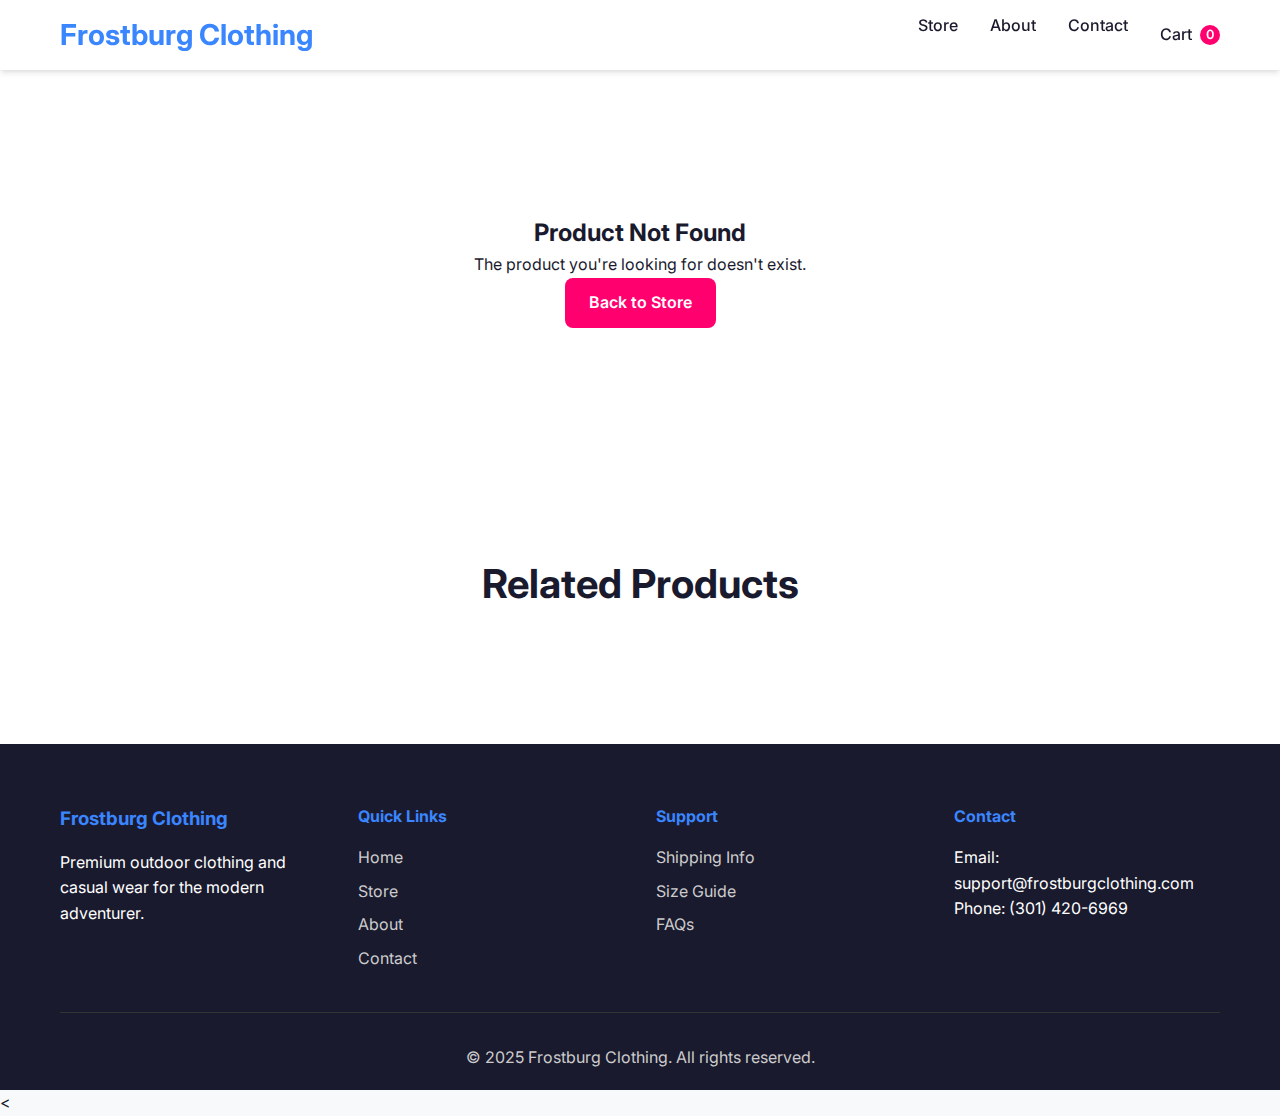
<file: product.html>
<!DOCTYPE html>
<html lang="en">
<head>
    <meta charset="UTF-8">
    <meta name="viewport" content="width=device-width, initial-scale=1.0">
    <title>Product Details - Frostburg Clothing</title>
    <link rel="stylesheet" href="css/style.css">
    <link href="https://fonts.googleapis.com/css2?family=Inter:wght@300;400;500;600;700&display=swap" rel="stylesheet">
</head>
<body>
    <!-- Navigation -->
    <nav class="navbar">
        <div class="nav-container">
            <div class="nav-logo">
                <a href="index.html">Frostburg Clothing</a>
            </div>
            <ul class="nav-menu">
                <li class="nav-item">

                </li>
                <li class="nav-item">
                    <a href="store.html" class="nav-link">Store</a>
                </li>
                <li class="nav-item">
                    <a href="about.html" class="nav-link">About</a>
                </li>
                <li class="nav-item">
                    <a href="contact.html" class="nav-link">Contact</a>
                </li>
                <li class="nav-item">
                    <a href="checkout.html" class="nav-link cart-icon">
                        Cart <span id="cart-count">0</span>
                    </a>
                </li>
            </ul>
            <div class="hamburger">
                <span class="bar"></span>
                <span class="bar"></span>
                <span class="bar"></span>
            </div>
        </div>
    </nav>

    <!-- Product Detail Section -->
    <section class="product-detail">
        <div class="container">
            <div class="product-detail-grid" id="product-detail-content">
                <!-- Product details will be dynamically loaded -->
                <div class="loading-message">
                    <h3>Loading product details...</h3>
                </div>
            </div>
        </div>
    </section>

    <!-- Related Products -->
    <section class="featured-products">
        <div class="container">
            <h2 class="section-title">Related Products</h2>
            <div class="products-grid" id="related-products">
                <!-- Related products will be dynamically loaded -->
            </div>
        </div>
    </section>

    <!-- Footer -->
    <footer class="footer">
        <div class="container">
            <div class="footer-content">
                <div class="footer-section">
                    <h3>Frostburg Clothing</h3>
                    <p>Premium outdoor clothing and casual wear for the modern adventurer.</p>
                </div>
                <div class="footer-section">
                    <h4>Quick Links</h4>
                    <ul>
                        <li><a href="index.html">Home</a></li>
                        <li><a href="store.html">Store</a></li>
                        <li><a href="about.html">About</a></li>
                        <li><a href="contact.html">Contact</a></li>
                    </ul>
                </div>
                <div class="footer-section">
                    <h4>Support</h4>
                    <ul>
                        <li><a href="#">Shipping Info</a></li>
                        <li><a href="#">Size Guide</a></li>
                        <li><a href="#">FAQs</a></li>
                    </ul>
                </div>
                <div class="footer-section">
                    <h4>Contact</h4>
                    <p>Email: support@frostburgclothing.com</p>
                    <p>Phone: (301) 420-6969</p>
                </div>
            </div>
            <div class="footer-bottom">
                <p>&copy; 2025 Frostburg Clothing. All rights reserved.</p>
            </div>
        </div>
    </footer>

    <script src="js/cart.js"></script>
    <script>
        // Product data with detailed information
        const products = [
            { 
                id: 1, 
                name: "Mountain Fleece Jacket", 
                price: 89.99, 
                category: "clothing", 
                image: "Product 1",
                description: "Stay warm and comfortable in our premium Mountain Fleece Jacket. Made from high-quality fleece material that provides excellent insulation while remaining breathable. Perfect for hiking, camping, or casual everyday wear.",
                features: [
                    "Premium fleece material",
                    "Moisture-wicking technology",
                    "Zippered pockets",
                    "Elastic cuffs for fit",
                    "Available in multiple colors"
                ],
                sizes: ["XS", "S", "M", "L", "XL", "XXL"],
                colors: ["Navy Blue", "Forest Green", "Charcoal Gray", "Burgundy"]
            },
            { 
                id: 2, 
                name: "Waterproof Hiking Pants", 
                price: 79.99, 
                category: "clothing", 
                image: "Product 2",
                description: "Conquer any trail with our Waterproof Hiking Pants. Designed with advanced waterproof technology and reinforced knees, these pants are built to withstand the elements while providing maximum comfort and mobility.",
                features: [
                    "100% waterproof construction",
                    "Reinforced knees and seat",
                    "Multiple storage pockets",
                    "Adjustable waistband",
                    "Lightweight and packable"
                ],
                sizes: ["28", "30", "32", "34", "36", "38"],
                colors: ["Khaki", "Olive Green", "Stone Gray", "Navy Blue"]
            },
            { 
                id: 3, 
                name: "Trail Hiking Boots", 
                price: 149.99, 
                category: "shoes", 
                image: "Product 3",
                description: "Experience superior traction and support with our Trail Hiking Boots. Featuring advanced grip technology and waterproof construction, these boots are designed for serious hikers who demand performance and durability.",
                features: [
                    "Vibram® outsole for superior grip",
                    "Waterproof leather construction",
                    "Ankle support technology",
                    "Cushioned insole for comfort",
                    "Breathable lining"
                ],
                sizes: ["7", "8", "9", "10", "11", "12", "13"],
                colors: ["Brown Leather", "Black", "Dark Brown"]
            },
            { 
                id: 4, 
                name: "Performance Base Layer", 
                price: 39.99, 
                category: "clothing", 
                image: "Product 4",
                description: "Our Performance Base Layer is engineered to keep you dry and comfortable during intense activities. Made from merino wool blend that regulates temperature and wicks moisture away from your skin.",
                features: [
                    "Merino wool blend",
                    "Moisture-wicking technology",
                    "Odor-resistant",
                    "Seamless construction",
                    "Four-way stretch"
                ],
                sizes: ["XS", "S", "M", "L", "XL", "XXL"],
                colors: ["Black", "White", "Navy", "Charcoal"]
            },
            { 
                id: 5, 
                name: "All-Terrain Running Shoes", 
                price: 119.99, 
                category: "shoes", 
                image: "Product 5",
                description: "Transition seamlessly from road to trail with our All-Terrain Running Shoes. Featuring responsive cushioning and aggressive traction patterns, these shoes are perfect for runners who explore diverse landscapes.",
                features: [
                    "Responsive foam cushioning",
                    "Aggressive trail-ready outsole",
                    "Breathable mesh upper",
                    "Rock protection plate",
                    "Secure lace system"
                ],
                sizes: ["7", "8", "9", "10", "11", "12", "13"],
                colors: ["Blue/Orange", "Black/Green", "Gray/Red"]
            },
            { 
                id: 6, 
                name: "Wool Beanie", 
                price: 29.99, 
                category: "accessories", 
                image: "Product 6",
                description: "Keep warm in style with our premium Wool Beanie. Made from 100% merino wool, this beanie provides excellent warmth without bulk and is perfect for cold weather adventures.",
                features: [
                    "100% merino wool",
                    "Breathable and warm",
                    "One size fits all",
                    "Soft and non-itchy",
                    "Machine washable"
                ],
                sizes: ["One Size"],
                colors: ["Charcoal", "Navy", "Forest Green", "Burgundy", "Cream"]
            },
            { 
                id: 7, 
                name: "Waterproof Gloves", 
                price: 44.99, 
                category: "accessories", 
                image: "Product 7",
                description: "Our Waterproof Gloves combine protection and dexterity, featuring touchscreen-compatible fingertips and waterproof construction to keep your hands dry and functional in any weather.",
                features: [
                    "Waterproof and windproof",
                    "Touchscreen compatible",
                    "Insulated for warmth",
                    "Adjustable wrist strap",
                    "Reinforced palms"
                ],
                sizes: ["S", "M", "L", "XL"],
                colors: ["Black", "Gray", "Navy", "Orange"]
            },
            { 
                id: 8, 
                name: "Insulated Hoodie", 
                price: 69.99, 
                category: "clothing", 
                image: "Product 8",
                description: "The perfect mid-layer for cold weather, our Insulated Hoodie provides lightweight warmth without restricting movement. Features a comfortable fit and practical storage options.",
                features: [
                    "Synthetic insulation",
                    "Full-zip design",
                    "Kangaroo pocket",
                    "Adjustable hood",
                    "Elastic cuffs and hem"
                ],
                sizes: ["XS", "S", "M", "L", "XL", "XXL"],
                colors: ["Black", "Navy", "Olive", "Charcoal"]
            },
            { 
                id: 9, 
                name: "Polarized Sunglasses", 
                price: 49.99, 
                category: "accessories", 
                image: "Product 9",
                description: "Protect your eyes in style with our Polarized Sunglasses. Featuring UV400 protection and polarized lenses that reduce glare, making them perfect for outdoor activities.",
                features: [
                    "Polarized lenses",
                    "UV400 protection",
                    "Lightweight frame",
                    "Scratch-resistant coating",
                    "Includes protective case"
                ],
                sizes: ["One Size"],
                colors: ["Black Frame", "Tortoise Frame", "Blue Frame", "Silver Frame"]
            },
            { 
                id: 10, 
                name: "Hiking Socks (3-Pack)", 
                price: 24.99, 
                category: "accessories", 
                image: "Product 10",
                description: "Keep your feet comfortable and blister-free with our premium Hiking Socks. Made from merino wool blend with strategic cushioning in high-impact areas.",
                features: [
                    "Merino wool blend",
                    "Strategic cushioning",
                    "Moisture-wicking",
                    "Arch support",
                    "Seamless toe construction"
                ],
                sizes: ["S (6-8)", "M (9-11)", "L (12-14)"],
                colors: ["Gray/Blue", "Black/Gray", "Navy/Orange"]
            },
            { 
                id: 11, 
                name: "Softshell Jacket", 
                price: 129.99, 
                category: "clothing", 
                image: "Product 11",
                description: "Our versatile Softshell Jacket provides wind and water resistance while maintaining breathability. Perfect for active pursuits in changing weather conditions.",
                features: [
                    "Wind and water resistant",
                    "Breathable fabric",
                    "Multiple pockets",
                    "Adjustable cuffs",
                    "Durable water repellent finish"
                ],
                sizes: ["XS", "S", "M", "L", "XL", "XXL"],
                colors: ["Black", "Navy", "Olive", "Red", "Gray"]
            },
            { 
                id: 12, 
                name: "35L Hiking Backpack", 
                price: 99.99, 
                category: "accessories", 
                image: "Product 12",
                description: "Carry your gear comfortably with our 35L Hiking Backpack. Features multiple compartments, hydration compatibility, and ergonomic shoulder straps for all-day comfort.",
                features: [
                    "35-liter capacity",
                    "Hydration system compatible",
                    "Multiple access points",
                    "Padded shoulder straps",
                    "Rain cover included"
                ],
                sizes: ["One Size"],
                colors: ["Black", "Forest Green", "Blue", "Gray"]
            }
        ];

        // Mobile menu toggle
        const hamburger = document.querySelector('.hamburger');
        const navMenu = document.querySelector('.nav-menu');

        hamburger.addEventListener('click', () => {
            hamburger.classList.toggle('active');
            navMenu.classList.toggle('active');
        });

        // Get product ID from URL parameters
        function getProductIdFromUrl() {
            const urlParams = new URLSearchParams(window.location.search);
            return parseInt(urlParams.get('id'));
        }

        // Load product details
        function loadProductDetails() {
            const productId = getProductIdFromUrl();
            const product = products.find(p => p.id === productId);
            const container = document.getElementById('product-detail-content');

            if (!product) {
                container.innerHTML = `
                    <div class="product-not-found">
                        <h2>Product Not Found</h2>
                        <p>The product you're looking for doesn't exist.</p>
                        <a href="store.html" class="btn btn-primary">Back to Store</a>
                    </div>
                `;
                return;
            }

            container.innerHTML = `
                <div class="product-images">
                    <div class="main-product-image">
                        <div class="product-image-large">${product.image}</div>
                    </div>
                </div>
                <div class="product-info">
                    <nav class="breadcrumb">
                        <a href="index.html">Home</a> &gt; 
                        <a href="store.html">Store</a> &gt; 
                        <span>${product.name}</span>
                    </nav>
                    <h1 class="product-title">${product.name}</h1>
                    <p class="product-price">$${product.price}</p>
                    <div class="product-description">
                        <p>${product.description}</p>
                    </div>
                    
                    <div class="product-features">
                        <h3>Features</h3>
                        <ul>
                            ${product.features.map(feature => `<li>${feature}</li>`).join('')}
                        </ul>
                    </div>

                    <div class="product-options">
                        <div class="option-group">
                            <label for="size-select">Size:</label>
                            <select id="size-select" class="option-select">
                                ${product.sizes.map(size => `<option value="${size}">${size}</option>`).join('')}
                            </select>
                        </div>
                        <div class="option-group">
                            <label for="color-select">Color:</label>
                            <select id="color-select" class="option-select">
                                ${product.colors.map(color => `<option value="${color}">${color}</option>`).join('')}
                            </select>
                        </div>
                        <div class="option-group">
                            <label for="quantity">Quantity:</label>
                            <input type="number" id="quantity" value="1" min="1" max="10" class="quantity-input">
                        </div>
                    </div>

                    <div class="product-actions">
                        <button class="btn btn-primary add-to-cart-btn" 
                                data-id="${product.id}" 
                                data-name="${product.name}" 
                                data-price="${product.price}">
                            Add to Cart
                        </button>
                    </div>

                    <div class="product-meta">
                        <div class="meta-item">
                            <span class="meta-label">Category:</span>
                            <span class="meta-value">${product.category.charAt(0).toUpperCase() + product.category.slice(1)}</span>
                        </div>
                        <div class="meta-item">
                            <span class="meta-label">SKU:</span>
                            <span class="meta-value">FC-${product.id.toString().padStart(4, '0')}</span>
                        </div>
                    </div>
                </div>
            `;

            // Add event listener to add to cart button
            const addToCartBtn = document.querySelector('.add-to-cart-btn');
            addToCartBtn.addEventListener('click', function() {
                const id = this.dataset.id;
                const name = this.dataset.name;
                const price = parseFloat(this.dataset.price);
                const quantity = parseInt(document.getElementById('quantity').value);
                const size = document.getElementById('size-select').value;
                const color = document.getElementById('color-select').value;
                
                // Add item to cart with selected options
                addToCart(id, name, price, quantity, { size, color });
                updateCartCount();
                
                // Show feedback
                this.textContent = 'Added to Cart!';
                setTimeout(() => {
                    this.textContent = 'Add to Cart';
                }, 2000);
            });

            // Load related products
            loadRelatedProducts(product);
        }

        // Load related products (same category)
        function loadRelatedProducts(currentProduct) {
            const relatedProducts = products
                .filter(p => p.category === currentProduct.category && p.id !== currentProduct.id)
                .slice(0, 4); // Show up to 4 related products

            const container = document.getElementById('related-products');
            
            if (relatedProducts.length === 0) {
                container.innerHTML = '<p>No related products found.</p>';
                return;
            }

            container.innerHTML = relatedProducts.map(product => `
                <div class="product-card">
                    <a href="product.html?id=${product.id}" class="product-link">
                        <div class="product-image">${product.image}</div>
                        <h3 class="product-name">${product.name}</h3>
                        <p class="product-price">$${product.price}</p>
                    </a>
                    <button class="btn btn-outline add-to-cart" 
                            data-id="${product.id}" 
                            data-name="${product.name}" 
                            data-price="${product.price}">
                        Add to Cart
                    </button>
                </div>
            `).join('');

            // Add event listeners to related product add-to-cart buttons
            document.querySelectorAll('#related-products .add-to-cart').forEach(button => {
                button.addEventListener('click', function() {
                    const id = this.dataset.id;
                    const name = this.dataset.name;
                    const price = parseFloat(this.dataset.price);
                    
                    addToCart(id, name, price);
                    updateCartCount();
                    
                    // Show feedback
                    this.textContent = 'Added!';
                    setTimeout(() => {
                        this.textContent = 'Add to Cart';
                    }, 2000);
                });
            });
        }

        // Initialize page
        document.addEventListener('DOMContentLoaded', function() {
            loadProductDetails();
            updateCartCount();
        });
    </script>
</body>
</html>
                    <
</file>
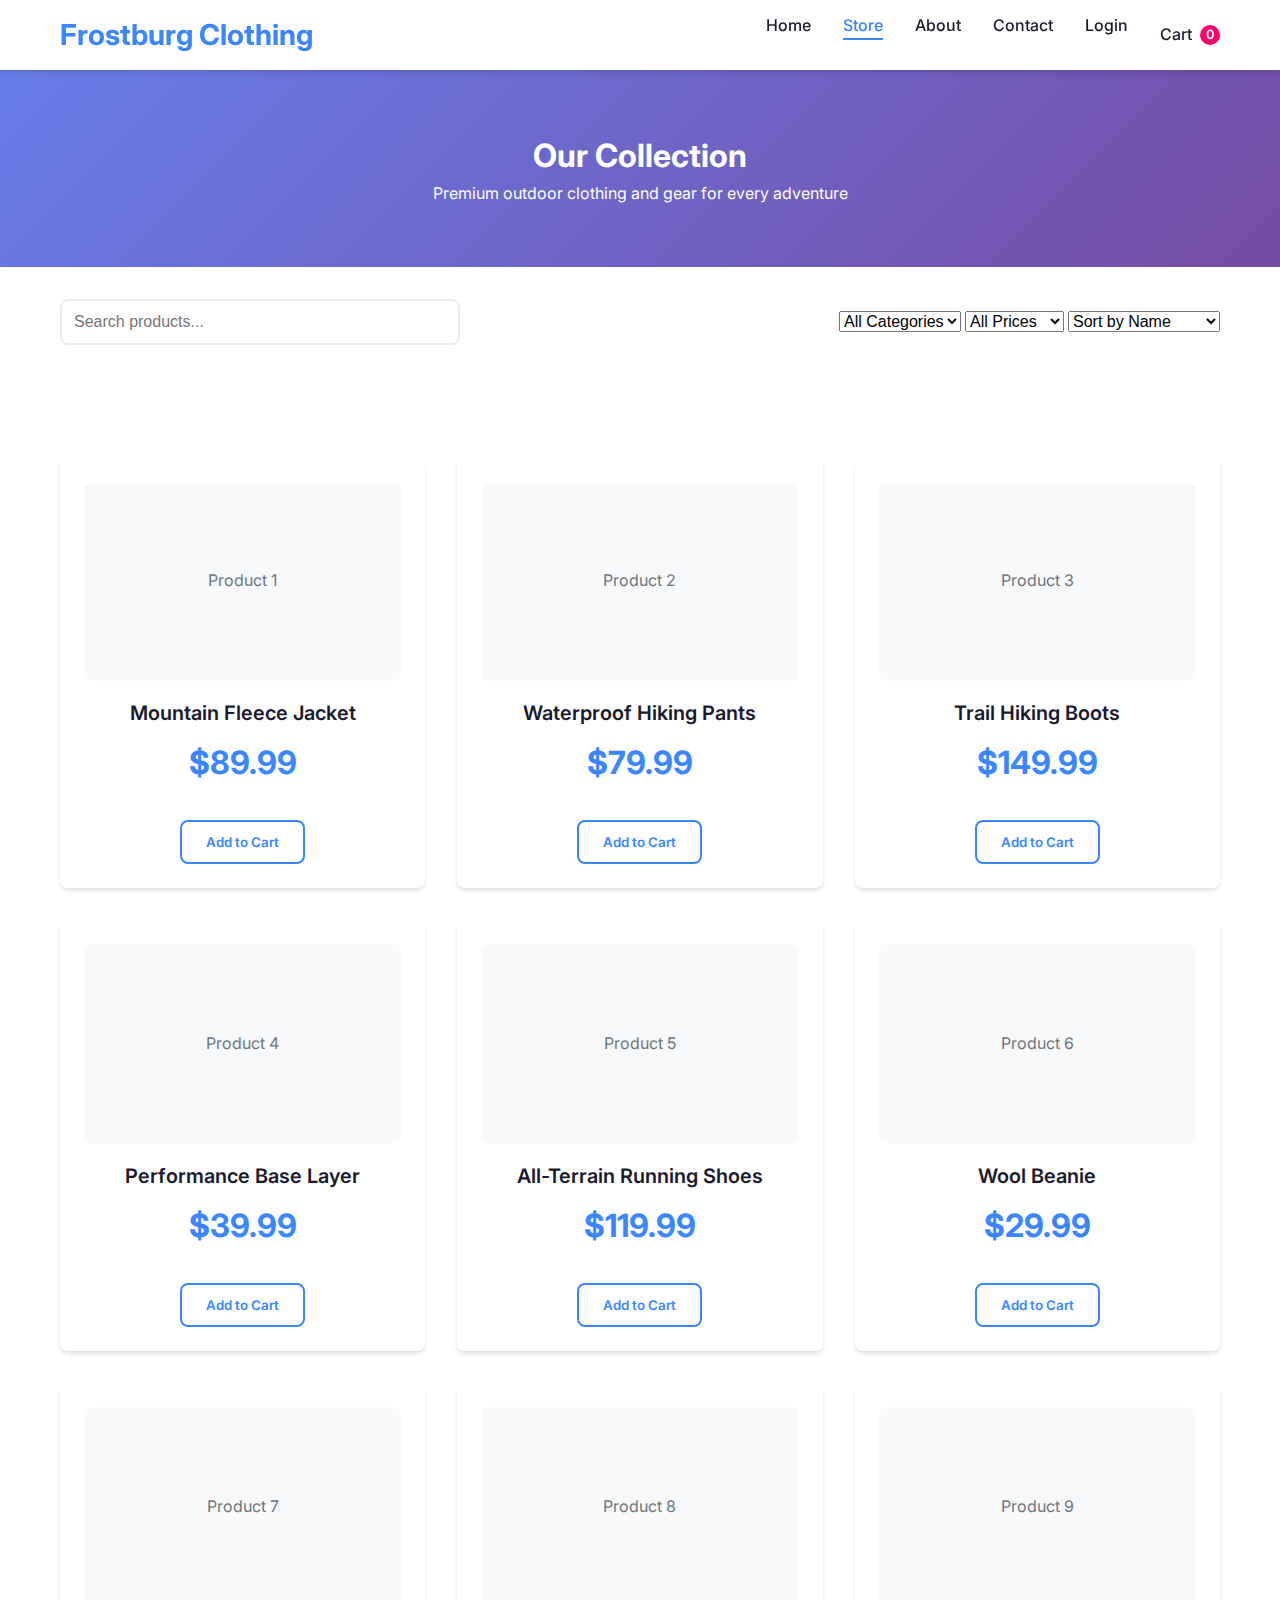
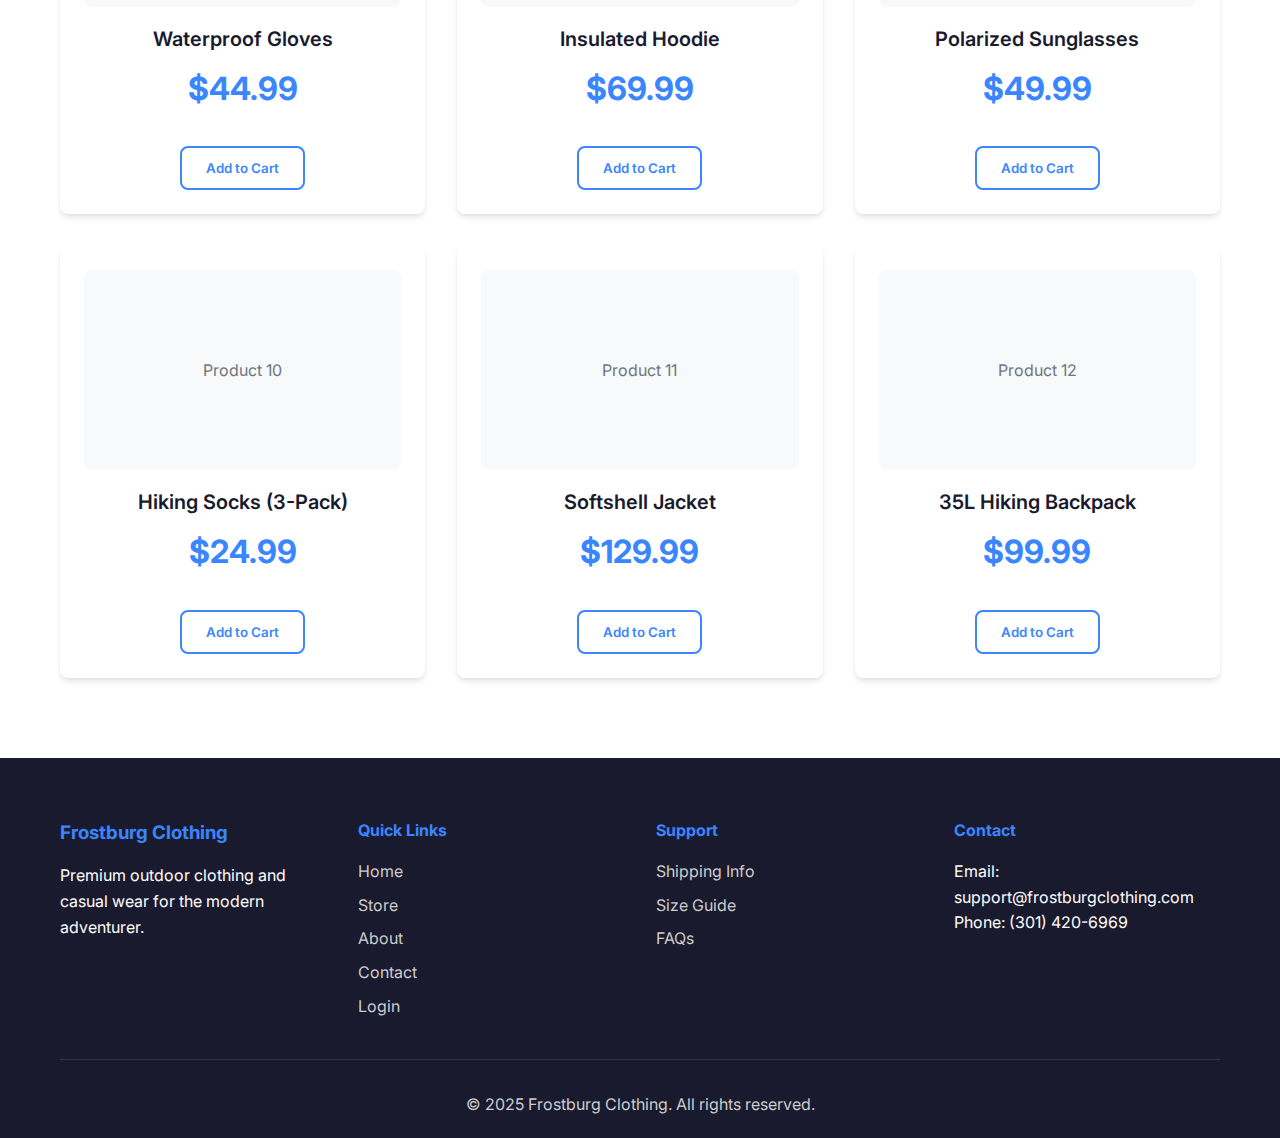
<file: store.html>
<!DOCTYPE html>
<html lang="en">
<head>
    <meta charset="UTF-8">
    <meta name="viewport" content="width=device-width, initial-scale=1.0">
    <title>Store - Frostburg Clothing</title>
    <link rel="stylesheet" href="css/style.css">
    <link href="https://fonts.googleapis.com/css2?family=Inter:wght@300;400;500;600;700&display=swap" rel="stylesheet">
</head>
<body>
    <!-- Navigation -->
    <nav class="navbar">
        <div class="nav-container">
            <div class="nav-logo">
                <a href="index.html">Frostburg Clothing</a>
            </div>
            <ul class="nav-menu">
                <li class="nav-item">
                    <a href="index.html" class="nav-link">Home</a>
                </li>
                <li class="nav-item">
                    <a href="store.html" class="nav-link active">Store</a>
                </li>
                <li class="nav-item">
                    <a href="about.html" class="nav-link">About</a>
                </li>
                <li class="nav-item">
                    <a href="contact.html" class="nav-link">Contact</a>
                </li>
                <li class="nav-item">
                    <a href="login.html" class="nav-link">Login</a>
                </li>
                <li class="nav-item">
                    <a href="checkout.html" class="nav-link cart-icon">
                        Cart <span id="cart-count">0</span>
                    </a>
                </li>
            </ul>
            <div class="hamburger">
                <span class="bar"></span>
                <span class="bar"></span>
                <span class="bar"></span>
            </div>
        </div>
    </nav>

    <!-- Store Header -->
    <section class="store-header">
        <div class="container">
            <h1>Our Collection</h1>
            <p>Premium outdoor clothing and gear for every adventure</p>
        </div>
    </section>

    <!-- Store Filters -->
    <section class="store-filters">
        <div class="container">
            <div class="filter-container">
                <div class="search-box">
                    <input type="text" id="search-input" placeholder="Search products...">
                </div>
                <div class="filter-options">
                    <select id="category-filter">
                        <option value="">All Categories</option>
                        <option value="clothing">Clothing</option>
                        <option value="shoes">Shoes</option>
                        <option value="accessories">Accessories</option>
                    </select>
                    <select id="price-filter">
                        <option value="">All Prices</option>
                        <option value="0-50">$0 - $50</option>
                        <option value="50-100">$50 - $100</option>
                        <option value="100+">$100+</option>
                    </select>
                    <select id="sort-by">
                        <option value="name">Sort by Name</option>
                        <option value="price-low">Price: Low to High</option>
                        <option value="price-high">Price: High to Low</option>
                    </select>
                </div>
            </div>
        </div>
    </section>

    <!-- Products Grid -->
    <section class="featured-products">
        <div class="container">
            <div class="products-grid" id="products-grid">
                <!-- Products will be dynamically loaded -->
            </div>
        </div>
    </section>

    <!-- Footer -->
    <footer class="footer">
        <div class="container">
            <div class="footer-content">
                <div class="footer-section">
                    <h3>Frostburg Clothing</h3>
                    <p>Premium outdoor clothing and casual wear for the modern adventurer.</p>
                </div>
                <div class="footer-section">
                    <h4>Quick Links</h4>
                    <ul>
                        <li><a href="index.html">Home</a></li>
                        <li><a href="store.html">Store</a></li>
                        <li><a href="about.html">About</a></li>
                        <li><a href="contact.html">Contact</a></li>
                        <li><a href="login.html">Login</a></li>
                    </ul>
                </div>
                <div class="footer-section">
                    <h4>Support</h4>
                    <ul>
                        <li><a href="#">Shipping Info</a></li>
                        <li><a href="#">Size Guide</a></li>
                        <li><a href="#">FAQs</a></li>
                    </ul>
                </div>
                <div class="footer-section">
                    <h4>Contact</h4>
                    <p>Email: support@frostburgclothing.com</p>
                    <p>Phone: (301) 420-6969</p>
                </div>
            </div>
            <div class="footer-bottom">
                <p>&copy; 2025 Frostburg Clothing. All rights reserved.</p>
            </div>
        </div>
    </footer>

    <script src="js/cart.js"></script>
    <script>
        // Product data
        const products = [
            { id: 1, name: "Mountain Fleece Jacket", price: 89.99, category: "clothing", image: "Product 1" },
            { id: 2, name: "Waterproof Hiking Pants", price: 79.99, category: "clothing", image: "Product 2" },
            { id: 3, name: "Trail Hiking Boots", price: 149.99, category: "shoes", image: "Product 3" },
            { id: 4, name: "Performance Base Layer", price: 39.99, category: "clothing", image: "Product 4" },
            { id: 5, name: "All-Terrain Running Shoes", price: 119.99, category: "shoes", image: "Product 5" },
            { id: 6, name: "Wool Beanie", price: 29.99, category: "accessories", image: "Product 6" },
            { id: 7, name: "Waterproof Gloves", price: 44.99, category: "accessories", image: "Product 7" },
            { id: 8, name: "Insulated Hoodie", price: 69.99, category: "clothing", image: "Product 8" },
            { id: 9, name: "Polarized Sunglasses", price: 49.99, category: "accessories", image: "Product 9" },
            { id: 10, name: "Hiking Socks (3-Pack)", price: 24.99, category: "accessories", image: "Product 10" },
            { id: 11, name: "Softshell Jacket", price: 129.99, category: "clothing", image: "Product 11" },
            { id: 12, name: "35L Hiking Backpack", price: 99.99, category: "accessories", image: "Product 12" }
        ];

        // Mobile menu toggle
        const hamburger = document.querySelector('.hamburger');
        const navMenu = document.querySelector('.nav-menu');

        hamburger.addEventListener('click', () => {
            hamburger.classList.toggle('active');
            navMenu.classList.toggle('active');
        });

        // Render products
        function renderProducts(productsToRender) {
            const grid = document.getElementById('products-grid');
            grid.innerHTML = productsToRender.map(product => `
                <div class="product-card">
                    <a href="product.html?id=${product.id}" class="product-link">
                        <div class="product-image">${product.image}</div>
                        <h3 class="product-name">${product.name}</h3>
                        <p class="product-price">$${product.price}</p>
                    </a>
                    <button class="btn btn-outline add-to-cart" 
                            data-id="${product.id}" 
                            data-name="${product.name}" 
                            data-price="${product.price}">
                        Add to Cart
                    </button>
                </div>
            `).join('');

            // Add event listeners to new buttons
            document.querySelectorAll('.add-to-cart').forEach(button => {
                button.addEventListener('click', function() {
                    const id = this.dataset.id;
                    const name = this.dataset.name;
                    const price = parseFloat(this.dataset.price);
                    
                    addToCart(id, name, price);
                    updateCartCount();
                    
                    // Show feedback
                    this.textContent = 'Added!';
                    setTimeout(() => {
                        this.textContent = 'Add to Cart';
                    }, 2000);
                });
            });
        }

        // Filter and sort products
        function filterAndSortProducts() {
            const searchTerm = document.getElementById('search-input').value.toLowerCase();
            const category = document.getElementById('category-filter').value;
            const priceRange = document.getElementById('price-filter').value;
            const sortBy = document.getElementById('sort-by').value;

            let filteredProducts = products.filter(product => {
                // Search filter
                const matchesSearch = product.name.toLowerCase().includes(searchTerm);
                
                // Category filter
                const matchesCategory = !category || product.category === category;
                
                // Price filter
                let matchesPrice = true;
                if (priceRange === '0-50') {
                    matchesPrice = product.price <= 50;
                } else if (priceRange === '50-100') {
                    matchesPrice = product.price > 50 && product.price <= 100;
                } else if (priceRange === '100+') {
                    matchesPrice = product.price > 100;
                }
                
                return matchesSearch && matchesCategory && matchesPrice;
            });

            // Sort products
            filteredProducts.sort((a, b) => {
                switch (sortBy) {
                    case 'price-low':
                        return a.price - b.price;
                    case 'price-high':
                        return b.price - a.price;
                    default:
                        return a.name.localeCompare(b.name);
                }
            });

            renderProducts(filteredProducts);
        }

        // Initialize event listeners for filters
        document.getElementById('search-input').addEventListener('input', filterAndSortProducts);
        document.getElementById('category-filter').addEventListener('change', filterAndSortProducts);
        document.getElementById('price-filter').addEventListener('change', filterAndSortProducts);
        document.getElementById('sort-by').addEventListener('change', filterAndSortProducts);

        // Initial render
        renderProducts(products);
        updateCartCount();
    </script>
</body>
</html>
</file>
<file: css/style.css>
/* CSS Variables for consistent theming */
:root {
    --primary-color: #3a86ff;
    --secondary-color: #8338ec;
    --accent-color: #ff006e;
    --dark-color: #1a1a2e;
    --light-color: #f8f9fa;
    --gray-color: #6c757d;
    --success-color: #38b000;
    --warning-color: #ff9e00;
    --danger-color: #d00000;
    
    --font-primary: 'Inter', sans-serif;
    --border-radius: 8px;
    --box-shadow: 0 4px 6px -1px rgba(0, 0, 0, 0.1), 0 2px 4px -1px rgba(0, 0, 0, 0.06);
    --transition: all 0.3s ease;
}

/* Reset and Base Styles */
* {
    margin: 0;
    padding: 0;
    box-sizing: border-box;
}

body {
    font-family: var(--font-primary);
    line-height: 1.6;
    color: var(--dark-color);
    background-color: var(--light-color);
}

.container {
    max-width: 1200px;
    margin: 0 auto;
    padding: 0 20px;
}

/* Navigation */
.navbar {
    background: white;
    box-shadow: var(--box-shadow);
    position: fixed;
    top: 0;
    width: 100%;
    z-index: 1000;
}

.nav-container {
    max-width: 1200px;
    margin: 0 auto;
    padding: 0 20px;
    display: flex;
    justify-content: space-between;
    align-items: center;
    height: 70px;
}

.nav-logo a {
    font-size: 1.8rem;
    font-weight: 700;
    color: var(--primary-color);
    text-decoration: none;
}

.nav-menu {
    display: flex;
    list-style: none;
    gap: 2rem;
}

.nav-link {
    text-decoration: none;
    color: var(--dark-color);
    font-weight: 500;
    transition: var(--transition);
    position: relative;
}

.nav-link:hover,
.nav-link.active {
    color: var(--primary-color);
}

.nav-link.active::after {
    content: '';
    position: absolute;
    bottom: -5px;
    left: 0;
    width: 100%;
    height: 2px;
    background: var(--primary-color);
}

.cart-icon {
    display: flex;
    align-items: center;
    gap: 0.5rem;
}

#cart-count {
    background: var(--accent-color);
    color: white;
    border-radius: 50%;
    width: 20px;
    height: 20px;
    display: flex;
    align-items: center;
    justify-content: center;
    font-size: 0.8rem;
    font-weight: 600;
}

.hamburger {
    display: none;
    flex-direction: column;
    cursor: pointer;
}

.bar {
    width: 25px;
    height: 3px;
    background: var(--dark-color);
    margin: 3px 0;
    transition: var(--transition);
}

/* Hero Section */
.hero {
    margin-top: 70px;
    padding: 80px 0;
    background: linear-gradient(135deg, var(--primary-color), var(--secondary-color));
    color: white;
    display: flex;
    align-items: center;
    min-height: 600px;
}

.hero-content {
    max-width: 1200px;
    margin: 0 auto;
    padding: 0 20px;
    display: grid;
    grid-template-columns: 1fr 1fr;
    gap: 4rem;
    align-items: center;
}

.hero-title {
    font-size: 3.5rem;
    font-weight: 700;
    line-height: 1.2;
    margin-bottom: 1rem;
}

.hero-subtitle {
    font-size: 1.25rem;
    margin-bottom: 2rem;
    opacity: 0.9;
}

.hero-buttons {
    display: flex;
    gap: 1rem;
}

.hero-image {
    display: flex;
    justify-content: center;
    align-items: center;
}

.placeholder-image {
    width: 400px;
    height: 300px;
    background: rgba(255, 255, 255, 0.1);
    border-radius: var(--border-radius);
    display: flex;
    align-items: center;
    justify-content: center;
    font-size: 1.1rem;
    backdrop-filter: blur(10px);
}

/* Buttons */
.btn {
    display: inline-block;
    padding: 12px 24px;
    border: none;
    border-radius: var(--border-radius);
    font-weight: 600;
    text-decoration: none;
    text-align: center;
    cursor: pointer;
    transition: var(--transition);
    font-family: var(--font-primary);
}

.btn-primary {
    background: var(--accent-color);
    color: white;
}

.btn-primary:hover {
    background: #e0005e;
    transform: translateY(-2px);
}

.btn-secondary {
    background: transparent;
    color: white;
    border: 2px solid white;
}

.btn-secondary:hover {
    background: white;
    color: var(--dark-color);
}

.btn-outline {
    background: transparent;
    color: var(--primary-color);
    border: 2px solid var(--primary-color);
}

.btn-outline:hover {
    background: var(--primary-color);
    color: white;
}

/* Sections */
.section-title {
    text-align: center;
    font-size: 2.5rem;
    font-weight: 700;
    margin-bottom: 3rem;
    color: var(--dark-color);
}

.featured-products {
    padding: 80px 0;
    background: white;
}

/* Products Grid */
.products-grid {
    display: grid;
    grid-template-columns: repeat(auto-fit, minmax(280px, 1fr));
    gap: 2rem;
}

.product-card {
    background: white;
    border-radius: var(--border-radius);
    box-shadow: var(--box-shadow);
    padding: 1.5rem;
    transition: var(--transition);
    text-align: center;
    cursor: pointer;
}

/* Mobile-specific product card improvements */
@media (max-width: 768px) {
    .product-card {
        padding: 1.25rem;
        margin: 0.5rem 0;
    }
    
    .product-image {
        height: 180px;
    }
    
    .product-name {
        font-size: 1.1rem;
    }
    
    .product-price {
        font-size: 1.3rem;
    }
}

.product-card:hover {
    transform: translateY(-5px);
    box-shadow: 0 10px 25px -5px rgba(0, 0, 0, 0.1), 0 4px 6px -2px rgba(0, 0, 0, 0.05);
}

.product-image {
    width: 100%;
    height: 200px;
    background: #f8f9fa;
    border-radius: var(--border-radius);
    margin-bottom: 1rem;
    display: flex;
    align-items: center;
    justify-content: center;
    color: var(--gray-color);
}

.product-name {
    font-size: 1.25rem;
    font-weight: 600;
    margin-bottom: 0.5rem;
}

.product-price {
    font-size: 1.5rem;
    font-weight: 700;
    color: var(--primary-color);
    margin-bottom: 1rem;
}

/* Features Section */
.features {
    padding: 80px 0;
    background: #f8f9fa;
}

.features-grid {
    display: grid;
    grid-template-columns: repeat(auto-fit, minmax(250px, 1fr));
    gap: 2rem;
}

.feature {
    text-align: center;
    padding: 2rem;
}

.feature-icon {
    font-size: 3rem;
    margin-bottom: 1rem;
}

.feature h3 {
    font-size: 1.5rem;
    font-weight: 600;
    margin-bottom: 1rem;
}

.feature p {
    color: var(--gray-color);
}

/* Footer */
.footer {
    background: var(--dark-color);
    color: white;
    padding: 60px 0 20px;
}

.footer-content {
    display: grid;
    grid-template-columns: repeat(auto-fit, minmax(250px, 1fr));
    gap: 2rem;
    margin-bottom: 2rem;
}

.footer-section h3,
.footer-section h4 {
    margin-bottom: 1rem;
    color: var(--primary-color);
}

.footer-section ul {
    list-style: none;
}

.footer-section ul li {
    margin-bottom: 0.5rem;
}

.footer-section a {
    color: #ccc;
    text-decoration: none;
    transition: var(--transition);
}

.footer-section a:hover {
    color: var(--primary-color);
}

.footer-bottom {
    text-align: center;
    padding-top: 2rem;
    border-top: 1px solid #333;
    color: #ccc;
}

/* Store Page Specific */
.store-header {
    margin-top: 70px;
    padding: 60px 0;
    background: linear-gradient(135deg, #667eea 0%, #764ba2 100%);
    color: white;
    text-align: center;
}

.store-filters {
    background: white;
    padding: 2rem 0;
    box-shadow: var(--box-shadow);
}

.filter-container {
    display: flex;
    justify-content: space-between;
    align-items: center;
    flex-wrap: wrap;
    gap: 1rem;
}

.search-box {
    flex: 1;
    max-width: 400px;
}

.search-box input {
    width: 100%;
    padding: 12px;
    border: 2px solid #e9ecef;
    border-radius: var(--border-radius);
    font-size: 1rem;
}

/* About Page */
.about-hero {
    margin-top: 70px;
    padding: 80px 0;
    background: linear-gradient(135deg, var(--secondary-color), var(--primary-color));
    color: white;
    text-align: center;
}

.about-content {
    padding: 80px 0;
}

.about-grid {
    display: grid;
    grid-template-columns: 1fr 1fr;
    gap: 4rem;
    align-items: center;
}

.about-image {
    background: #f8f9fa;
    border-radius: var(--border-radius);
    height: 400px;
    display: flex;
    align-items: center;
    justify-content: center;
    color: var(--gray-color);
}

.team-grid {
    display: grid;
    grid-template-columns: repeat(auto-fit, minmax(250px, 1fr));
    gap: 2rem;
    margin-top: 3rem;
}

.team-member {
    text-align: center;
    padding: 2rem;
    background: white;
    border-radius: var(--border-radius);
    box-shadow: var(--box-shadow);
}

.team-image {
    width: 120px;
    height: 120px;
    border-radius: 50%;
    background: #f8f9fa;
    margin: 0 auto 1rem;
    display: flex;
    align-items: center;
    justify-content: center;
    color: var(--gray-color);
}

/* Contact Page */
.contact-hero {
    margin-top: 70px;
    padding: 80px 0;
    background: linear-gradient(135deg, var(--accent-color), var(--secondary-color));
    color: white;
    text-align: center;
}

.contact-content {
    padding: 80px 0;
}

.contact-grid {
    display: grid;
    grid-template-columns: 1fr 1fr;
    gap: 4rem;
}

.contact-form {
    background: white;
    padding: 2rem;
    border-radius: var(--border-radius);
    box-shadow: var(--box-shadow);
}

.form-group {
    margin-bottom: 1.5rem;
}

.form-group label {
    display: block;
    margin-bottom: 0.5rem;
    font-weight: 500;
}

.form-group input,
.form-group textarea {
    width: 100%;
    padding: 12px;
    border: 2px solid #e9ecef;
    border-radius: var(--border-radius);
    font-size: 1rem;
    font-family: var(--font-primary);
    transition: var(--transition);
}

.form-group input:focus,
.form-group textarea:focus {
    outline: none;
    border-color: var(--primary-color);
}

.form-group textarea {
    height: 120px;
    resize: vertical;
}

.contact-info {
    padding: 2rem;
}

.info-item {
    display: flex;
    align-items: center;
    margin-bottom: 2rem;
}

.info-icon {
    font-size: 1.5rem;
    margin-right: 1rem;
    color: var(--primary-color);
}

/* Product Detail Page */
.product-detail {
    margin-top: 70px;
    padding: 80px 0;
    background: white;
}

.product-detail-grid {
    display: grid;
    grid-template-columns: 1fr 1fr;
    gap: 4rem;
    align-items: start;
}

.product-images {
    display: flex;
    flex-direction: column;
    gap: 1rem;
}

.main-product-image {
    width: 100%;
}

.product-image-large {
    width: 100%;
    height: 500px;
    background: #f8f9fa;
    border-radius: var(--border-radius);
    display: flex;
    align-items: center;
    justify-content: center;
    color: var(--gray-color);
    font-size: 1.2rem;
}

.product-info {
    padding: 1rem 0;
}

.breadcrumb {
    margin-bottom: 1rem;
    font-size: 0.9rem;
    color: var(--gray-color);
}

.breadcrumb a {
    color: var(--primary-color);
    text-decoration: none;
}

.breadcrumb a:hover {
    text-decoration: underline;
}

.product-title {
    font-size: 2.5rem;
    font-weight: 700;
    margin-bottom: 1rem;
    color: var(--dark-color);
}

.product-price {
    font-size: 2rem;
    font-weight: 700;
    color: var(--primary-color);
    margin-bottom: 2rem;
}

.product-description {
    margin-bottom: 2rem;
    line-height: 1.8;
}

.product-features {
    margin-bottom: 2rem;
}

.product-features h3 {
    margin-bottom: 1rem;
    font-size: 1.25rem;
}

.product-features ul {
    list-style: none;
    padding-left: 0;
}

.product-features li {
    padding: 0.5rem 0;
    position: relative;
    padding-left: 1.5rem;
}

.product-features li::before {
    content: '✓';
    position: absolute;
    left: 0;
    color: var(--success-color);
    font-weight: bold;
}

.product-options {
    margin-bottom: 2rem;
    padding: 1.5rem;
    background: #f8f9fa;
    border-radius: var(--border-radius);
}

.option-group {
    margin-bottom: 1rem;
}

.option-group label {
    display: block;
    margin-bottom: 0.5rem;
    font-weight: 600;
}

.option-select,
.quantity-input {
    width: 100%;
    padding: 10px;
    border: 2px solid #e9ecef;
    border-radius: var(--border-radius);
    font-size: 1rem;
    font-family: var(--font-primary);
}

.quantity-input {
    max-width: 100px;
}

.product-actions {
    display: flex;
    gap: 1rem;
    margin-bottom: 2rem;
}

.add-to-cart-btn,
.buy-now-btn {
    flex: 1;
    padding: 15px;
    font-size: 1.1rem;
}

.product-meta {
    border-top: 1px solid #e9ecef;
    padding-top: 1.5rem;
}

.meta-item {
    display: flex;
    justify-content: space-between;
    margin-bottom: 0.5rem;
}

.meta-label {
    font-weight: 600;
    color: var(--gray-color);
}

.meta-value {
    color: var(--dark-color);
}

.product-link {
    text-decoration: none;
    color: inherit;
}

.product-link:hover {
    color: inherit;
}

.loading-message,
.product-not-found {
    text-align: center;
    padding: 4rem 0;
    grid-column: 1 / -1;
}

/* Checkout Page */
.checkout-hero {
    margin-top: 70px;
    padding: 60px 0;
    background: linear-gradient(135deg, var(--success-color), #38b000);
    color: white;
    text-align: center;
}

.checkout-content {
    padding: 80px 0;
    display: grid;
    grid-template-columns: 2fr 1fr;
    gap: 4rem;
}

.cart-items {
    background: white;
    border-radius: var(--border-radius);
    box-shadow: var(--box-shadow);
    padding: 2rem;
}

.cart-item {
    display: flex;
    align-items: center;
    padding: 1.5rem 0;
    border-bottom: 1px solid #e9ecef;
}

.cart-item:last-child {
    border-bottom: none;
}

.cart-item-image {
    width: 80px;
    height: 80px;
    background: #f8f9fa;
    border-radius: var(--border-radius);
    margin-right: 1rem;
    display: flex;
    align-items: center;
    justify-content: center;
    color: var(--gray-color);
}

.cart-item-details {
    flex: 1;
}

.cart-item-name {
    font-weight: 600;
    margin-bottom: 0.5rem;
}

.cart-item-price {
    color: var(--primary-color);
    font-weight: 600;
}

.cart-item-option {
    font-size: 0.9rem;
    color: var(--gray-color);
    margin: 0.25rem 0;
}

.quantity-controls {
    display: flex;
    align-items: center;
    gap: 0.5rem;
    margin: 0.5rem 0;
}

.quantity-btn {
    width: 30px;
    height: 30px;
    border: 1px solid #e9ecef;
    background: white;
    border-radius: 4px;
    cursor: pointer;
    display: flex;
    align-items: center;
    justify-content: center;
}

.remove-btn {
    background: var(--danger-color);
    color: white;
    border: none;
    padding: 5px 10px;
    border-radius: 4px;
    cursor: pointer;
    font-size: 0.8rem;
}

.order-summary {
    background: white;
    border-radius: var(--border-radius);
    box-shadow: var(--box-shadow);
    padding: 2rem;
    height: fit-content;
}

.summary-item {
    display: flex;
    justify-content: space-between;
    margin-bottom: 1rem;
}

.summary-total {
    display: flex;
    justify-content: space-between;
    font-size: 1.25rem;
    font-weight: 700;
    margin-top: 1rem;
    padding-top: 1rem;
    border-top: 2px solid #e9ecef;
}

/* Responsive Design */
@media (max-width: 768px) {
    .hamburger {
        display: flex;
    }

    .nav-menu {
        position: fixed;
        left: -100%;
        top: 70px;
        flex-direction: column;
        background-color: white;
        width: 100%;
        text-align: center;
        transition: var(--transition);
        box-shadow: var(--box-shadow);
        padding: 2rem 0;
        max-height: calc(100vh - 70px);
        overflow-y: auto;
    }

    .nav-menu.active {
        left: 0;
    }

    .hero-content {
        grid-template-columns: 1fr;
        text-align: center;
        gap: 2rem;
    }

    .hero-title {
        font-size: 2.5rem;
    }

    .hero-buttons {
        justify-content: center;
    }

    .about-grid,
    .contact-grid,
    .checkout-content {
        grid-template-columns: 1fr;
        gap: 2rem;
    }

    .filter-container {
        flex-direction: column;
        align-items: stretch;
        gap: 1rem;
    }

    .search-box {
        max-width: none;
    }

    .filter-options {
        display: flex;
        flex-direction: column;
        gap: 1rem;
        width: 100%;
    }

    .filter-options select {
        width: 100%;
        padding: 12px;
        font-size: 16px; /* Prevents zoom on iOS */
    }

    .hamburger.active .bar:nth-child(2) {
        opacity: 0;
    }

    .hamburger.active .bar:nth-child(1) {
        transform: translateY(8px) rotate(45deg);
    }

    .hamburger.active .bar:nth-child(3) {
        transform: translateY(-8px) rotate(-45deg);
    }
}

@media (max-width: 480px) {
    .hero-title {
        font-size: 2rem;
    }

    .section-title {
        font-size: 2rem;
    }

    .hero-buttons {
        flex-direction: column;
    }

    .btn {
        width: 100%;
    }

    /* Additional mobile improvements */
    .container {
        padding: 0 15px;
    }

    .nav-container {
        padding: 0 15px;
    }

    .hero {
        padding: 60px 0;
        min-height: 500px;
    }

    .hero-content {
        padding: 0 15px;
    }

    .featured-products,
    .features,
    .about-content,
    .contact-content {
        padding: 60px 0;
    }

    .products-grid {
        grid-template-columns: 1fr;
        gap: 1.5rem;
    }

    .features-grid {
        grid-template-columns: 1fr;
        gap: 1.5rem;
    }

    .footer-content {
        grid-template-columns: 1fr;
        gap: 2rem;
    }

    .product-detail-grid {
        grid-template-columns: 1fr;
        gap: 2rem;
    }

    .product-actions {
        flex-direction: column;
    }

    .checkout-content {
        grid-template-columns: 1fr;
        gap: 2rem;
    }

    .cart-item {
        flex-direction: column;
        align-items: flex-start;
        text-align: left;
    }

    .cart-item-image {
        margin-right: 0;
        margin-bottom: 1rem;
    }

    .quantity-controls {
        justify-content: flex-start;
    }

    /* Store page mobile improvements */
    .filter-options {
        display: flex;
        flex-direction: column;
        gap: 1rem;
        width: 100%;
    }

    .filter-options select {
        width: 100%;
    }

    /* Product detail mobile improvements */
    .product-title {
        font-size: 2rem;
    }

    .product-price {
        font-size: 1.75rem;
    }

    /* Form improvements for mobile */
    .form-group input,
    .form-group textarea,
    .form-group select {
        font-size: 16px; /* Prevents zoom on iOS */
    }

    /* Touch-friendly button sizes */
    .btn {
        min-height: 44px;
        display: flex;
        align-items: center;
        justify-content: center;
    }

    /* Navigation improvements */
    .nav-link {
        padding: 1rem;
        display: block;
    }

    .cart-icon {
        justify-content: center;
    }
}

/* Additional responsive breakpoint for very small screens */
@media (max-width: 360px) {
    .hero-title {
        font-size: 1.75rem;
    }

    .section-title {
        font-size: 1.75rem;
    }

    .hero-subtitle {
        font-size: 1.1rem;
    }

    .product-card {
        padding: 1rem;
    }

    .feature,
    .benefit {
        padding: 1.5rem;
    }
}

/* Prevent horizontal scrolling */
html, body {
    max-width: 100%;
    overflow-x: hidden;
}

/* Improve touch targets */
button, 
a, 
input[type="submit"], 
input[type="button"],
.btn {
    min-height: 44px;
    min-width: 44px;
}

/* Prevent text size adjustment on orientation change */
html {
    -webkit-text-size-adjust: 100%;
    text-size-adjust: 100%;
}

/* Improve scrolling on iOS */
body {
    -webkit-overflow-scrolling: touch;
}

/* Better focus states for touch devices */
button:focus,
a:focus,
input:focus,
select:focus,
textarea:focus {
    outline: 2px solid var(--primary-color);
    outline-offset: 2px;
}

/* Prevent blue highlight on tap */
* {
    -webkit-tap-highlight-color: transparent;
}

/* Better form input sizing */
input, 
select, 
textarea {
    font-size: 16px; /* Prevents zoom on iOS */
}

/* Smooth scrolling for mobile */
html {
    scroll-behavior: smooth;
}

/* Improve image responsiveness */
img {
    max-width: 100%;
    height: auto;
}
</file>
